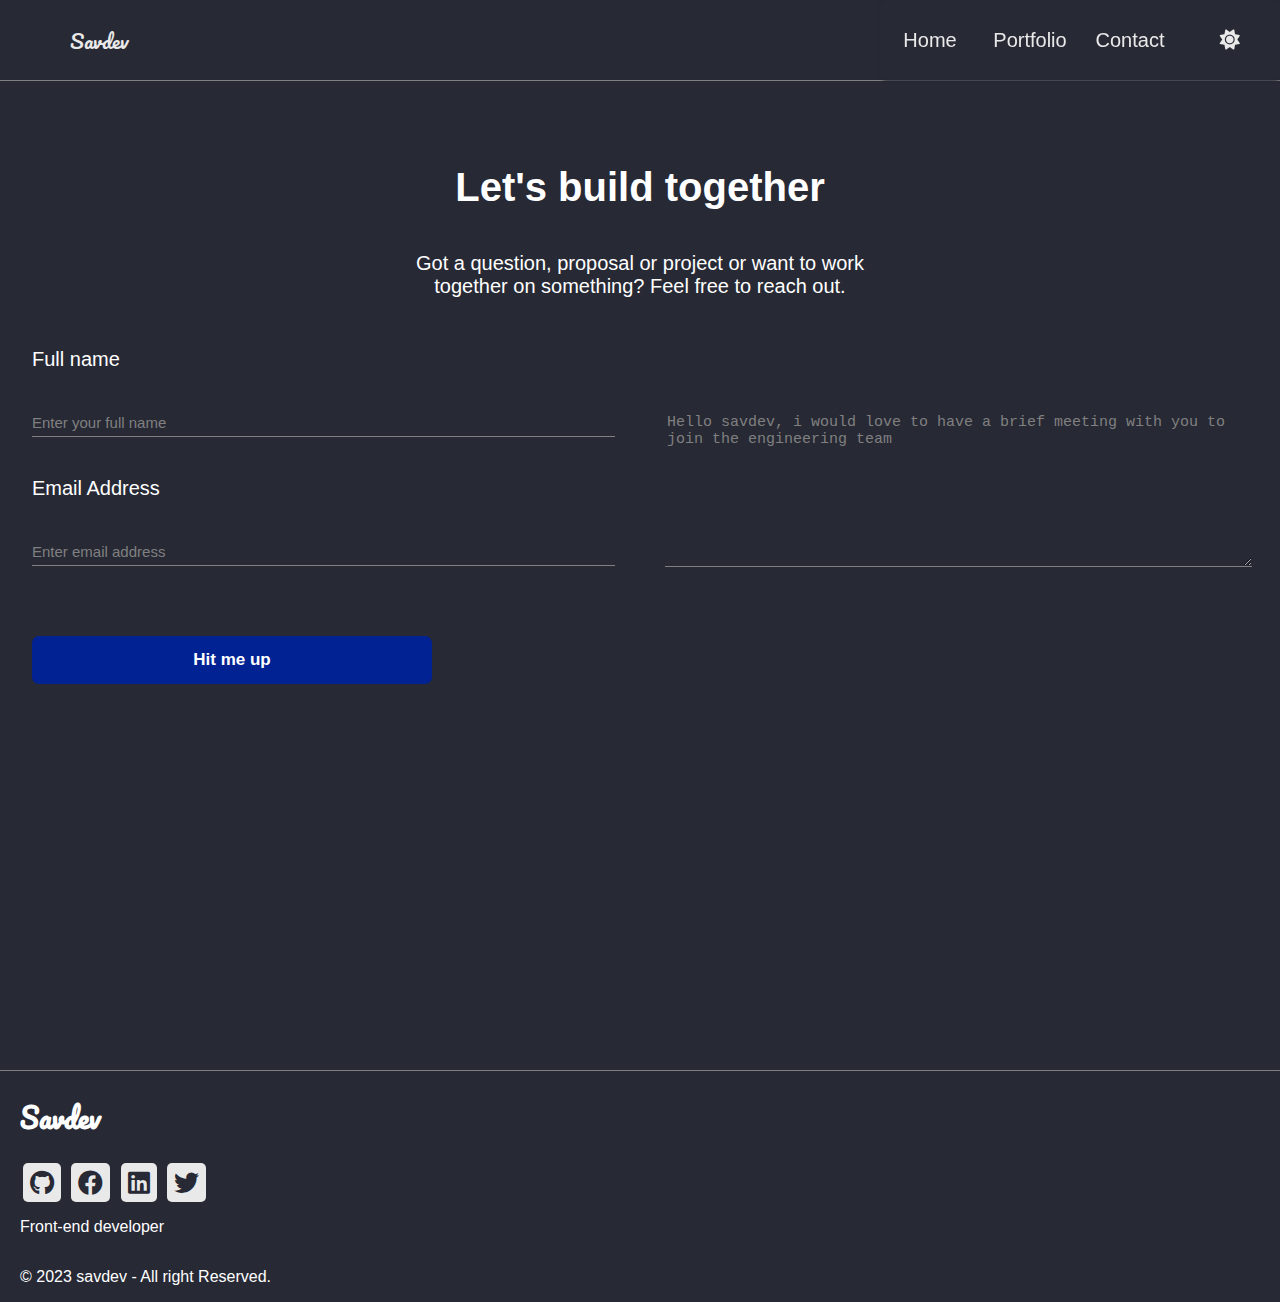
<file: contactpage/index.html>
<!DOCTYPE html>
<html lang="en">
<head>
    <meta charset="UTF-8">
    <meta name="viewport" content="width=device-width, initial-scale=1.0">
    <title>Saviour sam - software Engineer</title>
    <link rel="stylesheet" href="style.css">
    <link rel="stylesheet" href="../css/all.css">
    <link rel="stylesheet" href="../css/brands.css"> 
    <link rel="stylesheet" href="../css/solid.css"> 
    <link rel="stylesheet" href="../css/regular.css"> 
</head>
<body>
    <header class="header">
        <div class="navbar">
            <div  class="logo">Savdev</div>
            <nav class="nav">
                <ul class="list-con">
                    <li class="list-item"><a href="../portfolio folder/index.html" class="link">Home</a></li>
                    <li class="list-item"><a href="../mywork/work.html" class="link">Portfolio</a></li>
                    <li class="list-item"><a href="../contactpage/index.html" class="link">Contact</a></li>
                    <li class="list-item"><i onclick="change(this)" class="fa-solid fa-sun"></i></li>   
                </ul>
            </nav>
            <div class="burger">
                <div class="line1"></div>
                <div class="line2"></div>
                <div class="line3"></div>
            </div>
        </div>
        
        <div class="contact-con">
            <h1>Let's build together</h1>
            <p class="text-qst">Got a question, proposal or project or want to work together on something? Feel free to reach out.</p>
             
            <form action="https://formspree.io/f/mleylnvw" method="post" class="contact-form">
                <div class="contact-form-li"> 
                    <div class="namelist-emaillist"> 
                <label for="name">Full name</label>
                <br>
                <input type="text" name="name" placeholder="Enter your full name" required>
                <br>
                <label for="email">Email Address</label>
                <br>
                <input type="email" name="email" placeholder="Enter email address" required>
              </div>
              <div class="comentlist"> 
                <textarea name="" id="" cols="30" rows="10" placeholder="Hello savdev, i would love to have a brief meeting with you to join the engineering team" required></textarea>
            </div>
            </div>
            <button type="submit">Hit me up</button>
            </form>
        </div>
                 
     </header>
     <footer>
        <div class="footer-container">
           <div class="footer-logo">
            <h2>Savdev</h2>
            <a href="https://github.com/Samuelsaviour"><i class="fa-brands fa-github"></i></a> 
            <a href=""><i class="fa-brands fa-facebook"></i></a> 
            <a href=""><i class="fa-brands fa-linkedin"></i></a> 
            <a href=""><i class="fa-brands fa-twitter"></i></a> 
            <p class="profile">Front-end developer</p>
           </div> 
        
           <p>© 2023 savdev - All right Reserved. 
        </p>
        </div>
 
</footer>
<script src="../js.js"></script>
</body>
</html>
</file>
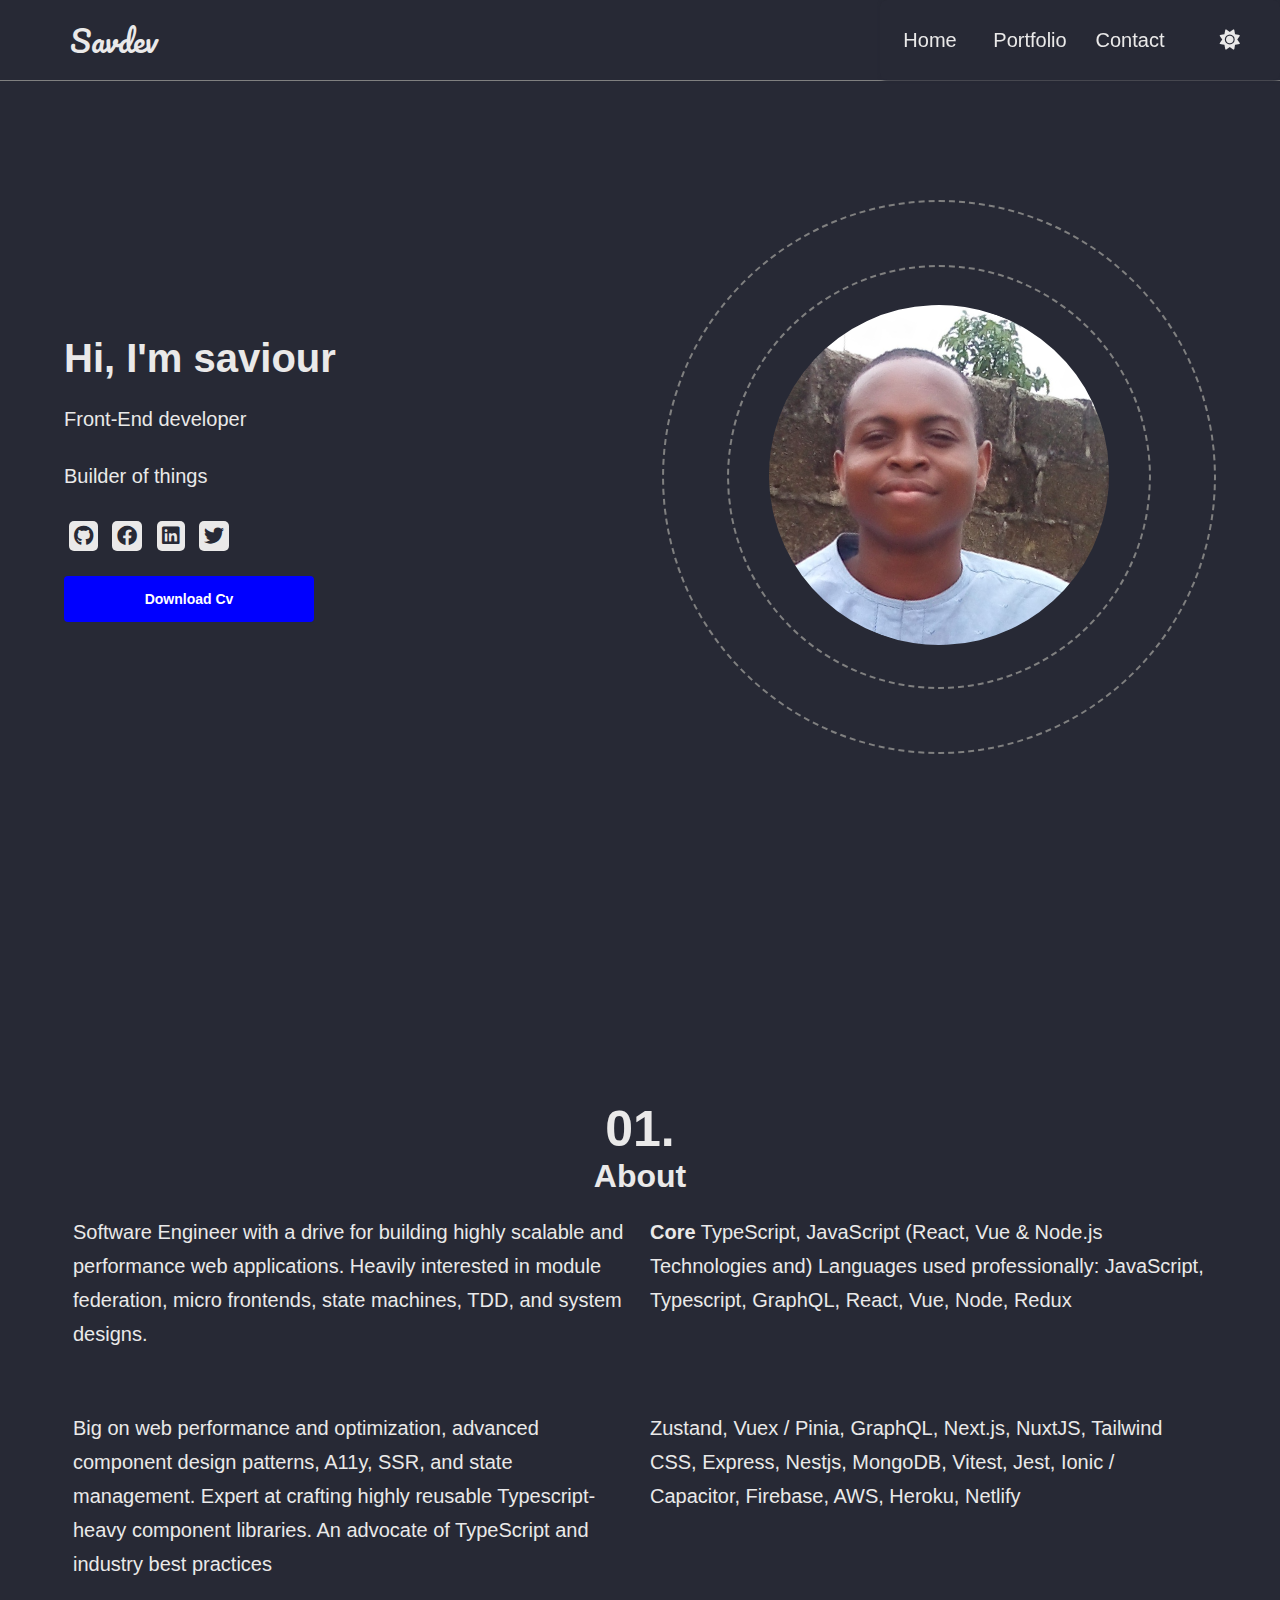
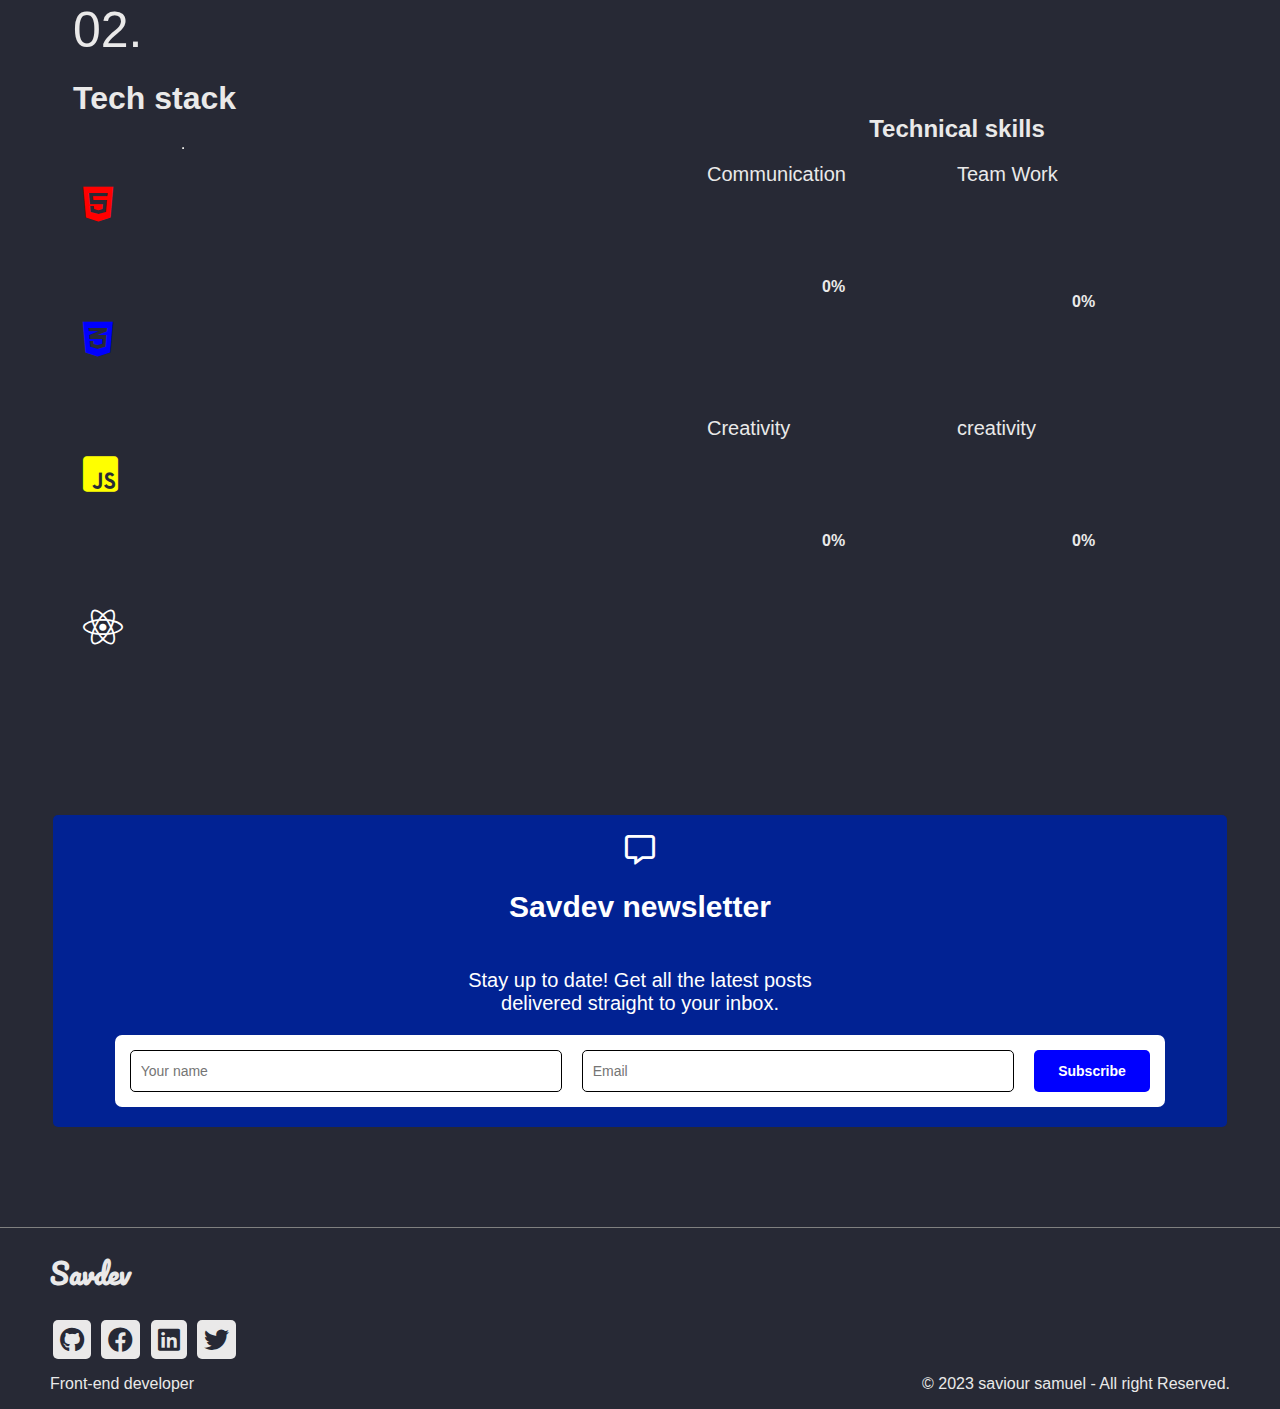
<file: portfolio folder/index.html>
<!DOCTYPE html>
<html lang="en">
<head>
    <meta charset="UTF-8">
    <meta name="viewport" content="width=device-width, initial-scale=1.0">
    <title>Saviour sam - software Engineer</title>
    <link rel="stylesheet" href="style.css">
    <link rel="stylesheet" href="../css/all.css">
    <link rel="stylesheet" href="../css/brands.css"> 
    <link rel="stylesheet" href="../css/solid.css"> 
    <link rel="stylesheet" href="../css/regular.css"> 
</head>
<body>
     <header class="header">
        <div class="navbar">
            <div  class="logo">Savdev</div>
            <nav class="nav">
                <ul class="list-con">
                    <li class="list-item"><a href="../portfolio folder/index.html" class="link">Home</a></li>
                    <li class="list-item"><a href="../mywork/work.html" class="link">Portfolio</a></li>
                    <li class="list-item"><a href="../contactpage/index.html" class="link">Contact</a></li>
                    <li class="list-item"><i onclick="change(this)" class="fa-solid fa-sun"></i></li>
                    
                    
                </ul>
            </nav>
            <div class="burger">
                <div class="line1"></div>
                <div class="line2"></div>
                <div class="line3"></div>
            </div>
        </div>
        <div class="image-statue-con">
            <div class="linediv">
                <div class="circle1">
                    <div class="circle2">
                        <img src="../image/mypic.jpg" alt="ujj" class="thumdnail">
                    </div>
                </div>
            </div>
            <div class="intro-text">
                <h1>Hi, I'm saviour</h1>
                <h3>Front-End developer</h3>
                <h5>Builder of things</h5>
                <span> 
                <a href="https://github.com/Samuelsaviour"><i class="fa-brands fa-github"></i></a> 
                <a href="https://web.facebook.com/profile.php?id=100091128234408"><i class="fa-brands fa-facebook"></i></a> 
                <a href=""><i class="fa-brands fa-linkedin"></i></a> 
                <a href="https://twitter.com/Saviour26505102"><i class="fa-brands fa-twitter"></i></a> 
            </span>
            <br>
                 <button type="button">download cv</button>
            </div>

        </div>
     </header>
     <main>
    <div class="About" id="About">
        <h1 class="number1">01.</h1>
        <h1 class="About-te">About</h1>
        <div class="intro-m"> 
        <p>
            Software Engineer with a drive 
            for building highly scalable and performance web applications. Heavily interested 
            in module federation, micro frontends, state machines, TDD, and system designs.
        </p>
        <p>
           <b>Core</b> TypeScript, JavaScript (React, Vue & Node.js Technologies and)
             Languages used professionally: JavaScript, Typescript, GraphQL, React, Vue, Node, Redux
            </p>
            <p>
                Big on web performance and optimization, advanced component design patterns, A11y, SSR, and state management. Expert at crafting highly reusable 
                Typescript-heavy component libraries. An advocate of TypeScript and industry best practices
            </p>
            <p>
            Zustand, Vuex / Pinia, GraphQL, Next.js, NuxtJS, Tailwind CSS, Express, Nestjs,
             MongoDB, Vitest, Jest, Ionic / Capacitor, Firebase, AWS, Heroku, Netlify
            </p>
         </div>
    </div>
    <div class="skills-con"> 
    <div class="Techstack">
     <span class="number2">02.</span>
     <h1 class="tec">Tech stack</h1>
     <div class="tech">
        <hr>
        <div class="skill-1">
            <i style="color: red;" class="fa-brands fa-html5"></i>
            <br>
            <div class="numb-per">
            <span>HTML</span>
            </div>
            <div class="percent">
                <div class="bar one"></div>
            </div>

        </div > 
        <div class="skill-1">
            <i style="color: blue;" class="fa-brands fa-css3-alt"></i>
            <br>
            <div class="numb-per">
            <span>CSS</span>
            </div>
            <div class="percent">
                <div class="bar two"></div>

            </div>
        </div> 
        <div class="skill-1">
            <i style="color: yellow;"  class="fa-brands fa-square-js"></i>
            <br>
            <div class="numb-per">
            <span>JavaScript</span>
            </div>
            <br>
            <div class="percent">
                <div class="bar three"></div>
            </div>
        </div>
        <div class="skill-1">
            <i style="color: #fff;" class="fa-brands fa-react"></i>
            <br>
            <div class="numb-per">
                 <span>REACT</span>
             </div>
           
            <div class="percent">
                <div class="bar four"></div>
            </div>
         </div>  
    </div>
    </div>

    <div class="round-con">
        <h2>Technical skills</h2>
        <div class="svg-parent-container"> 
        <div class="svg-round-con">
             <div class="svg-round">
                <svg x="0px" y="0px" viewBox="0 0 200 200">
                    <circle class="tt1" cx="100" cy="100" r="50"></circle>
                    <circle class="tt2 stroke-wrap-1" cx="100" cy="100"  r="50"></circle>
                </svg>
                <div class="percentage first">0%</div>
                <div class="text-percentage">Communication</div>
             </div>
        </div>
        <div class="svg-round-con">
            <div class="svg-round">
               <svg x="0px" y="0px" viewBox="0 0 200 200">
                   <circle class="tt1"  cx="100" cy="100" r="50"></circle>
                   <circle class="tt2 stroke-wrap-2"  cx="100" cy="100"  r="50"></circle>
               </svg>
               <div class="percentage second">0%</div>
               <div class="text-percentage">Team Work</div>
            </div>
       </div> <div class="svg-round-con">
        <div class="svg-round">
           <svg x="0px" y="0px" viewBox="0 0 200 200">
               <circle class="tt1"  cx="100" cy="100" r="50"></circle>
               <circle class="tt2 stroke-wrap-3" cx="100" cy="100"  r="50"></circle>
           </svg>
           <div class="percentage third">0%</div>
           <div class="text-percentage">Creativity</div>
        </div>
   </div>
    <div class="svg-round-con">
    <div class="svg-round">
       <svg   x="50px" y="50px" viewBox="0 0 200 200">
           <circle class="tt1" cx="100" cy="100" r="50"></circle>
           <circle  class="tt2 stroke-wrap-4" cx="100" cy="100"  r="50"></circle>
       </svg>
       <div class="percentage fourth">0%</div>
       <div class="text-percentage">creativity</div>
    </div>
</div>
 
    </div> 
    </div>
   </div>

   <!-- News letter -->
   <div class="newsletter-con">
    <div class="newsletter-wrapper">
        <i class="fa-regular fa-message"></i>
        <h2>Savdev newsletter</h3>
        <p>Stay up to date! Get all the latest posts delivered straight to your inbox.</p>
        <form class="form" action="">
            <input class="input-text" type="text" placeholder="Your name">
            <input type="email" name="Email" id="email" placeholder="Email">
            <input class="btn" type="button" value="subscribe">
        </form>
    </div>
   </div>
     </main>
     <footer>
        <div class="footer-container">
           <div class="footer-logo">
            <h2>Savdev</h2>
            <a href="https://github.com/Samuelsaviour"><i class="fa-brands fa-github"></i></a> 
            <a href="https://web.facebook.com/profile.php?id=100091128234408"><i class="fa-brands fa-facebook"></i></a> 
            <a href=""><i class="fa-brands fa-linkedin"></i></a> 
            <a href="https://twitter.com/Saviour26505102"><i class="fa-brands fa-twitter"></i></a> 
            <p class="profile">Front-end developer</p>
           </div> 
        
           <p>© 2023 saviour samuel - All right Reserved. 
        </p>
        </div>
     </footer>
    <script src="../js.js"></script>
    </body>
</html>
</file>
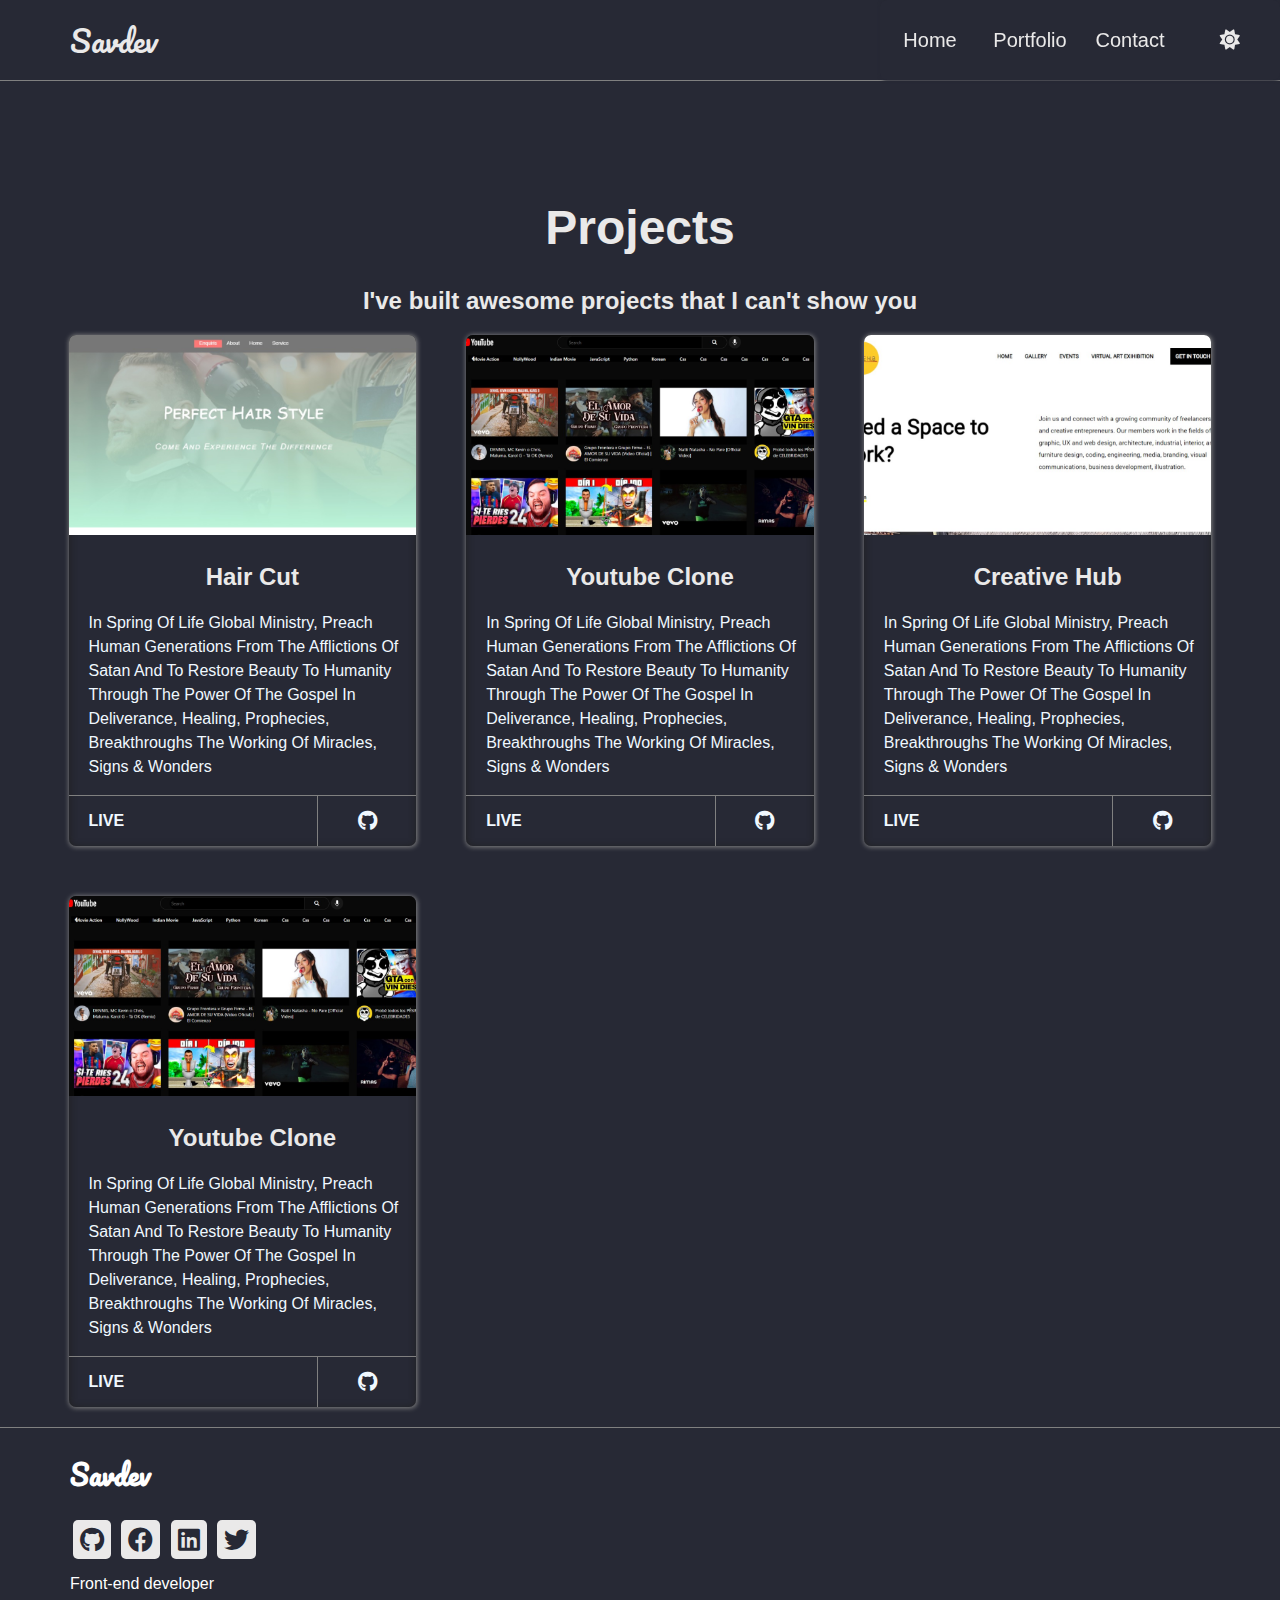
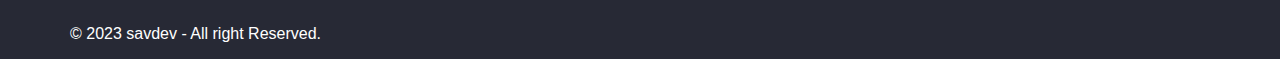
<file: mywork/work.html>
<!DOCTYPE html>
<html lang="en">
<head>
    <meta charset="UTF-8">
    <meta name="viewport" content="width=device-width, initial-scale=1.0">
    <title>Work-spaace</title>
    <link rel="stylesheet" href="work.css">
    <link rel="stylesheet" href="../css/all.css">
    <link rel="stylesheet" href="../css/brands.css"> 
    <link rel="stylesheet" href="../css/solid.css"> 
    <link rel="stylesheet" href="../css/regular.css"> 
</head>
<body>
    <header class="header">
        <div class="navbar">
            <div  class="logo">Savdev</div>
            <nav class="nav">
                <ul class="list-con">
                    <li class="list-item"><a href="../portfolio folder/index.html" class="link">Home</a></li>
                    <li class="list-item"><a href="../mywork/work.html" class="link">Portfolio</a></li>
                    <li class="list-item"><a href="../contactpage/index.html" class="link">Contact</a></li>
                    <li class="list-item"><i onclick="change(this)" class="fa-solid fa-sun"></i></li>
                    
                    
                </ul>
            </nav>
            <div class="burger">
                <div class="line1"></div>
                <div class="line2"></div>
                <div class="line3"></div>
            </div>
        </div>
        
        <!-- <div class="contact-con">
           <h1>Let's build together</h1>
            <p class="text-qst">Got a question, proposal or project or want to work together on something? Feel free to reach out.</p>
             
            <form action="" class="contact-form">
                <div class="contact-form-li"> 
                    <div class="namelist-emaillist"> 
                <label for="name">Full name</label>
                <br>
                <input type="text" name="name" placeholder="Enter your full name">
                <br>
                <label for="email">Email Address</label>
                <br>
                <input type="email" name="email" placeholder="Enter email address">
              </div>
              <div class="comentlist"> 
                <textarea name="" id="" cols="30" rows="10" placeholder="Hello savdev, i would love to have a brief meeting with you to join the engineering team"></textarea>
            </div>
            </div>
            <button type="submit">Hit me up</button>
            </form>
        </div>  -->
                
     </header>

     <!-- project -->
     <div class="projects">
        <div class="project-con">
            <h1>Projects</h1>
            <h3>I've built awesome projects that I can't show you</h3>
            <div class="project-list">
                <div class="project pr1">
                    <img src="../image/hair.jpg" alt="">
                    <div class="project-name">
                        <h3>Hair cut</h3>
                       <p>In Spring of life Global Ministry, Preach Human Generations from the afflictions of Satan and to Restore Beauty to Humanity through the power of the Gospel in Deliverance, Healing, Prophecies, Breakthroughs the Working of Miracles, Signs & Wonders </p>
                    </div>
                     <div class="live-demo">
                        <a href="https://samuelsaviour.github.io/luck.github.io/hair.html">LIVE</a>
                        <a href="https://github.com/Samuelsaviour/barbing"><i class="fa-brands fa-github"></i></a> 
                     </div>
                </div>
                <div class="project pr1">
                    <img src="../image/youtibe.jpeg" alt="jjj">
                    
                    <div class="project-name">
                        <h3>youtube clone</h3>
                       <p>In Spring of life Global Ministry, Preach Human Generations from the afflictions of Satan and to Restore Beauty to Humanity through the power of the Gospel in Deliverance, Healing, Prophecies, Breakthroughs the Working of Miracles, Signs & Wonders </p>
                    </div>
                     <div class="live-demo">
                        <a href="https://samuelsaviour.github.io/youtube-clone-savdev/">LIVE</a>
                        <a href="https://github.com/Samuelsaviour/youtube-clone-savdev"> <i class="fa-brands fa-github"></i></a>
                     </div>
                </div>
                <div class="project pr1">
                    <img src="../image/creativhub.jpeg" alt="">
                    <div class="project-name">
                        <h3>Creative Hub</h3>
                       <p>In Spring of life Global Ministry, Preach Human Generations from the afflictions of Satan and to Restore Beauty to Humanity through the power of the Gospel in Deliverance, Healing, Prophecies, Breakthroughs the Working of Miracles, Signs & Wonders </p>
                    </div>
                     <div class="live-demo">
                        <a href="https://samuelsaviour.github.io/webpage/creative%20hub/creativehub.html">LIVE</a>
                        <a href="https://github.com/Samuelsaviour/webpage"><i class="fa-brands fa-github"></i></a> 
                     </div>
                </div>
                <div class="project pr1">
                    <img src="../image/youtibe.jpeg" alt="">
                    <div class="project-name">
                        <h3>youtube clone</h3>
                       <p>In Spring of life Global Ministry, Preach Human Generations from the afflictions of Satan and to Restore Beauty to Humanity through the power of the Gospel in Deliverance, Healing, Prophecies, Breakthroughs the Working of Miracles, Signs & Wonders </p>
                    </div>
                     <div class="live-demo">
                        <a href="/image/youtibe.jpeg">LIVE</a>
                        <a href="https://github.com/Samuelsaviour/barbing"><i class="fa-brands fa-github"></i></a> 
                     </div>
                </div>
            </div>
        </div>
     </div>

     <!-- footer -->
     <footer>
        <div class="footer-container">
           <div class="footer-logo">
            <h2>Savdev</h2>
            <a href="https://github.com/Samuelsaviour"><i class="fa-brands fa-github"></i></a> 
            <a href="https://web.facebook.com/profile.php?id=100091128234408"><i class="fa-brands fa-facebook"></i></a> 
            <a href=""><i class="fa-brands fa-linkedin"></i></a> 
            <a href="https://twitter.com/Saviour26505102"><i class="fa-brands fa-twitter"></i></a> 
            <p class="profile">Front-end developer</p>
           </div> 
        
           <p>© 2023 savdev  - All right Reserved. 
        </p>
        </div>
     </footer>
    <script src="../js.js"></script>

</body>
</html>
</file>
<file: contactpage/style.css>
@import url('https://fonts.googleapis.com/css2?family=Pacifico&display=swap');



:root{
    ---bg-color--:#272935;
    ---white--:#eae9e9;
    --grey--:grey;
    --c-primary-main: #0057FF;
    --c-primary-dark: #012293;
    ---svg--black--:black;
    --icon-font-:20px;
    ---svg--white--:#fff;
  --gradient-primary: linear-gradient(to bottom right, var(--c-primary-main), var(--c-primary-dark));
}
 html{
    scroll-behavior: smooth;
 }
body{
    background-color: var(---bg-color--);
    padding: 0;
    margin: 0;
    box-sizing: border-box;
    transition: 0.3s ease;
    font-family:'Segoe UI',  sans-serif
}
*::before,::after{
    box-sizing: border-box;
}

.header{
    min-height: 100vh;
    width: 100%;
}

.header .navbar {
    display: flex;
    align-items: center;
    width: 100%;
    height: 80px;
    position: fixed;
    top: 0;
    z-index: 3;
    background-color: var(---bg-color--);
    border-bottom: 1px solid var(--grey--);
    /* padding: 0 7px 0 7px; */
}
.header .navbar .logo{
width:50px;
font-family: 'Pacifico', cursive;
margin-left:70px ;
font-weight: thin;
font-size: 20px;
color: var(---white--);
}
.header .navbar .nav{
    display:none;
    position: fixed;
    right: 0px;
    top: 80px;
    z-index: 2;
    /* opacity: 0; */
    width: 250px;
    border-radius: 7px;
    background-color: var(---bg-color--);
    box-shadow: 0.5px 0.5px 3px var(--grey--);
}
 
.header .navbar .nav .list-con{
    display: flex;
    flex-direction: column;
    justify-content: ;
    align-items: ;
    width: 100%;
    margin: 0;
    padding: 0;
}
.header .navbar .nav .list-con .list-item{
    list-style: none;
    width: 100%;
    display: flex;
    align-items: stretch;
    justify-content: center;  
}
.header .navbar .nav .list-con .list-item .link{
    color:var(---white--);
    font-weight: 500;
    font-size: 20px;
    text-decoration: none;
    display: flex;
    align-items: stretch;
    width: 100%;
    margin: 0;
    justify-content: center;
    padding: 10px 0;
}
.header .navbar .nav .list-con .list-item .link:hover{
  color: grey;
  transition: 0.5s ease;
}
.times .line1{
    transform: rotate(45deg) translateX(4px) translateY(5px);
    transition: 0.3s ease-in;
}
.times .line2{
    display: none;
}
.times .line3{
    transform: rotate(-45deg)  ;
    transition: 0.3s ease-in;
} 

.header .navbar .nav .list-con .list-item i{
    font-size: var(--icon-font-);
    align-items: center;
    color: var(---white--);
    display: flex;
    justify-content: center;
    width: 100%;
    cursor: pointer;
}
.header .navbar .nav .list-con .list-item i:hover{
    color: blue;
    transition: 0.3s ease;
}
.header .navbar .burger{
    /* width: 70px;
    height:50px; */
    margin-left:auto;
    margin-right: 20px;
    position:relative;
    cursor: pointer;
    padding: 3px;
    /* background-color: black; */
}
.header .navbar .burger >*{
    width:27px;
    height:2px;
    margin:5px 0;
    border-radius: 3px;
    background-color: var(---white--);
}
.navbar .nav.sh{
    animation: slide 0.4s forwards;
    display: flex;
}
@keyframes slide{
    0%{
        opacity: 0;
        transform: translateY(40px);
    }
    100%{
        opacity: 1;
        transform: translateY(0);
    }
}

 
 /* contact page */
.contact-con{
  margin-top: 150px;
  width: 100%;
}
.contact-con h1{
    text-align: center;
    font-size: 40px;
    padding: 15px;
    color: var(---svg--white--);
}
.contact-con p{
    text-align: center;
    color: var(---svg--white--);
    font-size: 20px;
    max-width: 450px;
    margin: 0 auto;
    padding: 0 15px;
}
.contact-con .contact-form{
    width: 95%;
    margin:  50px auto 0 auto;
    max-width: ;
    text-align: ;
}
 .contact-con  .contact-form  .contact-form-li{
    display: grid;
    grid-template-columns: 1fr;
    gap: 50px;
 }
.contact-con .contact-form input{
    width: 100%;
    outline: none;
    border-top:0;
    border-left: 0;    
    border-right: 0;
    border-bottom: 1px solid var(--grey--);
    background-color: transparent;
    margin: 40px 0;
    padding: 5px 0;
    color: var(---svg--white--);

}
.contact-con .contact-form label{
    font-size: 20px;
    color: var(---svg--white--);
    font-weight: 500;
    font-weight: 500;
     
}
.contact-con .contact-form button{
    width: 100%;
    font-size: 17px;
    margin: 30px 0;
    padding: 14px 5px;
    max-width: 400px;
    border: none;
    font-weight: 600;
    outline: none;
    border-radius: 7px;
    background-color: var(--c-primary-dark);
    color: var(---svg--white--);
} 
.contact-con .contact-form textarea{
 width: 100%;
 border-left: none;
 border-top: 0;
 border-right: 0;
 outline: none;
 margin-top: 30px;
 border-bottom: 1px solid var(--grey--);
 color:  var(---white--);
 background: transparent;
}
.contact-con .contact-form textarea::placeholder{
    color: var(--grey--);
    font-size: 15px;

}


.contact-con .contact-form input::placeholder{
    font-size: 15px;
    font-weight: 500;
    color:var(--grey--);

}


/* Footer */
footer{
    width: 100%;
    margin-top: 20px;
    border-top: 1px solid grey;
}
.footer-container{
    display: flex;
    flex-direction: column;
    padding: 0 20px;
    color: white;
}
.footer-container i{
    font-size: 25px;
    cursor: pointer;
    background-color: var(---white--);
    color: var(---bg-color--);
    padding: 7px;
    border-radius: 5px;
    margin: 0 3px;
}
.footer-container .footer-logo h2{
    font-family: 'Pacifico', cursive;
    font-size: 1.7rem;
}
.footer-container i:hover{
   background-color: var(---bg-color--);
   color: var(--c-primary-main);
}
/* media query */
@media screen and (min-width:600px){
    .header .navbar .nav{
        display:flex;
        position: fixed;
        right:0 ;
        top: 0px;
        z-index: 2;
        width:400px;
        height: inherit;
        background-color: var(---bg-color--);
        box-shadow: 0.5px 0.5px 3px var(---bg-color--);
    }
    .header .navbar .nav .list-con{
        flex-direction: row ;
        height: inherit;
    }
    .header .navbar .nav .list-con .list-item{
    list-style: none;
    width: 100%;
    display: flex;
    align-items: stretch;
    justify-content: center;
    text-align: center;
    height: inherit;
}
    .header .navbar .nav .list-con .list-item .link{
         
         text-align: center;
         display: flex;
         align-items: center;
         /* border: 0.5px solid var(--grey--); */
    }
    .header .navbar .burger{
        display: none;
    }
    .contact-con  .contact-form  .contact-form-li{
        display: grid;
        grid-template-columns: 1fr 1fr;
         gap:50px;
         align-items: center;
        width: 100%;
     }
 .contact-con  .contact-form  .contact-form-li > *{
     }
     .contact-con  .contact-form  .contact-form-li > *:nth-child(1){
        width: 100%;
    }
    .contact-con  .contact-form  .contact-form-li > *:nth-child(2){
    columns:  1;
     width:100% ;
     }
     
}
</file>
<file: portfolio folder/style.css>
@import url('https://fonts.googleapis.com/css2?family=Cedarville+Cursive&display=swap');
@import url('https://fonts.googleapis.com/css2?family=Pacifico&display=swap');
:root{
    ---bg-color--:#272935;
    ---white--:#eae9e9;
    --grey--:grey;
    --c-primary-main: #0057FF;
    --c-primary-dark: #012293;
    ---svg--black--:black;
    ---svg--white--:#fff;
    --icon-font--:20px;
  --gradient-primary: linear-gradient(to bottom right, var(--c-primary-main), var(--c-primary-dark));
}
 
 html{
    scroll-behavior: smooth;
 }
body{
    background-color: var(---bg-color--);
    padding: 0;
    margin: 0;
    box-sizing: border-box;
    transition: 0.3s ease;
    font-family:'Segoe UI',  sans-serif;
}
*::before,::after{
    box-sizing: border-box;
}
.light{
    ---bg-color--:#eae9e9; 
    ---white--:#000;
    ---svg--black--:#fff;
    ---svg--white--:black;
    transition: 0.3s ease;
}

.header{
    min-height: 100vh;
    width: 100%;
}

.header .navbar {
    display: flex;
    align-items: center;
    width: 100%;
    height: 80px;
    position: fixed;
    top: 0;
    z-index: 3;
    background-color: var(---bg-color--);
    border-bottom: 1px solid var(--grey--);
    /* padding: 0 7px 0 7px; */
}
.header .navbar .logo{
width:20px;
/* font-family: 'Pacifico', cursive; */
font-family: 'pacifico', cursive;
margin-left:70px ;
font-weight: thin;
font-size: 30px;
color: var(---white--);
}

.header .navbar .nav{
    display:none;
    position: fixed;
    right: 0px;
    top: 80px;
    z-index: 2;
    /* opacity: 0; */
    width: 250px;
    border-radius: 7px;
    background-color: var(---bg-color--);
    box-shadow: 0.5px 0.5px 3px var(--grey--);
}
 
.header .navbar .nav .list-con{
    display: flex;
    flex-direction: column;
    width: 100%;
    margin: 0;
    padding: 0;
}
.header .navbar .nav .list-con .list-item{
    list-style: none;
    width: 100%;
    display: flex;
    align-items: stretch;
    justify-content: center;  
}
.header .navbar .nav .list-con .list-item .link{
    color:var(---white--);
    font-weight: 500;
    font-size: 20px;
    text-decoration: none;
    display: flex;
    align-items: stretch;
    width: 100%;
    margin: 0;
    justify-content: center;
    padding: 10px 0;
}
.header .navbar .nav .list-con .list-item .link:hover{
  color: grey;
  transition: 0.5s ease;
}
.times .line1{
    transform: rotate(45deg) translateX(4px) translateY(5px);
    transition: 0.3s ease-in;
}
.times .line2{
    display: none;
}
.times .line3{
    transform: rotate(-45deg)  ;
    transition: 0.3s ease-in;
} 

.header .navbar .nav .list-con .list-item i{
    font-size: var(--icon-font--);
    align-items: center;
    color: var(---white--);
    display: flex;
    justify-content: center;
    width: 100%;
    cursor: pointer;
}
.header .navbar .nav .list-con .list-item i:hover{
    color: blue;
    transition: 0.3s ease;
}
.header .navbar .burger{
    /* width: 70px;
    height:50px; */
    margin-left:auto;
    margin-right: 20px;
    position:relative;
    cursor: pointer;
    padding: 3px;
    /* background-color: black; */
}
.header .navbar .burger >*{
    width:27px;
    height:2px;
    margin:5px 0;
    border-radius: 3px;
    background-color: var(---white--);
}


/* image statue section */
.header .image-statue-con{
    display: flex;
    flex-direction: column;
    align-items: center;
    justify-content: center;
    width: 90%;
    margin: 200px auto 0 auto;
    /* border: 3px solid red; */
}
.header .image-statue-con .linediv{
    width: 300px;
    height: 300px;
    border: 2px dashed var(--grey--);
    /* margin: 0 auto 0 auto; */
    display: flex;
    transform: rotate(0);
    justify-content: center;
    align-items: center;
    border-radius: 50%;
}
 
.header .image-statue-con .linediv .circle1{
    width: 200px;
    height: 200px;
    border: 2px dashed var(--grey--);
    margin: 0 auto 0 auto;
    padding: 10px;
    position:relative;
    display: flex;
    justify-content: center;
    align-items: center;
     border-radius: 50%;
     
     
}
 
.header .image-statue-con .linediv .circle1 .thumdnail{
    width: 150px;
    height: 150px;
    transform: rotate(20deg);
     border-radius: 50%;
     object-fit: cover;
}
.header .image-statue-con .intro-text{
    /* margin:0 auto; */
    width: max-content;
    text-align: center;
    color: var(---white--);
}
.header .image-statue-con .intro-text h1{
    color: var(---white--);
    font-size: 40px;
    font-weight: 600;
    line-height: 48px;
}
.header.image-statue-con .intro-text p,
.header .image-statue-con .intro-text h3,
    .header .intro-text h5{
    font-size: 20px;
    font-weight: 500;
}
.header .image-statue-con  .intro-text span a i{
 font-size: 20px;
 background-color: var(---white--);
 color: var(---bg-color--);
 padding: 5px;
 margin: 0 5px;
 border-radius: 5px;
 transition: 0.3s;
}
.header .image-statue-con  .intro-text span a i:hover{
    background-color: var(---bg-color--);
    color: var(---white--);
    transition: 0.3s;
}
.header .image-statue-con  .intro-text button{
    width: 50%;
    padding: 15px 2px;
    text-transform:capitalize ;
    outline: none;
    border: none;
    font-weight: 600;
    border-radius: 4px;
    font-size: 14px;
    color: #fff;
    cursor: pointer;
    background-color: blue;
    margin: 25px 0 25px 0;
}
main{
    padding: 0 10px;
    min-height: 100vh;
}
.number1{
    font-size: 50px;
      text-size-adjust:50px ; 
    font-weight: 600;
    color: var(---white--);
   text-align: center;
    /* font-family: font3; */
    width: 100%;
   
    stroke-width: 1.5px;
     
}
.About h1{
    margin:0px 0px 0px 0px;
    color: var(---white--);
    text-align: center;
}
.About .intro-m{
    display: grid;
    grid-template-columns: 1;
    margin: 0 0px;
    gap: 20px;

}
.About .intro-m p{
    padding:   0px;
    font-size: 15px;
    line-height: 1.7;
    color: var(---white--);
}
.skills-con{
    display: flex;
    width: 90%;
    flex-direction: column;
    justify-content: space-between;
    align-items: center;
    margin: 0 auto;
}
.skills-con .Techstack h1{
    color: var(---white--);
}
.skills-con .Techstack .number2{
   color: var(---white--);
   font-size: 50px;
}
.tech{
  display: grid; 
  /* place-content: center; 
  place-items:center ; */
  grid-template-columns: 1fr ;
  gap: 7px;
  padding-left: 10px;

}
.tech .skill-1{
    margin: 20px 0;
}
.tech .skill-1 span{
    color: var(---white--);
    font-size: 20px;
    animation: opacity 500ms ease forwards;
    animation-delay: 1500ms;
    opacity: 0;
}
@keyframes opacity {
    0%{
        opacity: 0;
    }
    100%{
        opacity: 1;
    }
}
.tech .skill-1 .percent{
  width: 200px;
  height: 5px;
  background-color: var(---white--);
  display: flex;
  border-radius:2px ;
  align-items: center;
  transform: scaleX(0);
  transform-origin: left;
  animation: scale 500ms ease forwards;
  animation-delay: 1000ms;
  
}
@keyframes scale {
    0%{
        transform: scaleX(0);
    }
    100%{
        transform: scaleX(1);
    }
}
.tech .skill-1 .percent .bar{
    width: 200px;
  height: 5px;
  position: relative;
  transform: scaleX(0);
  transform-origin: left;
  background-color: blue;
  
}
.tech .skill-1 .percent .one{
  transform: scaleX();
  
  animation: move 500ms ease forwards;
  animation-delay: 1700ms; 
}
@keyframes move {
    0%{
        transform: scaleX(0);

    } 
    100%{
        transform: scaleX(0.90);
    }
}
.tech .skill-1 .percent .one{
    transform: scaleX();
    
    animation: move 500ms ease forwards;
    animation-delay: 1700ms; 
  }
  @keyframes move {
      0%{
          transform: scaleX(0);
  
      } 
      100%{
          transform: scaleX(0.90);
      }
  }
  .tech .skill-1 .percent .two{
    transform: scaleX();
    
    animation: moved 500ms ease forwards;
    animation-delay: 1700ms; 
  }
  @keyframes moved {
      0%{
          transform: scaleX(0);
  
      } 
      100%{
          transform: scaleX(0.74);
      }
  }
  .tech .skill-1 .percent .three{
    transform: scaleX();
    
    animation: moving 500ms ease forwards;
    animation-delay: 1700ms; 
  }
  @keyframes moving {
      0%{
          transform: scaleX(0);
  
      } 
      100%{
          transform: scaleX(0.84);
      }
  }
  .tech .skill-1 .percent .four{
    transform: scaleX();
    
    animation: movit 500ms ease forwards;
    animation-delay: 1700ms; 
  }
  @keyframes movit {
      0%{
          transform: scaleX(0);
  
      } 
      100%{
          transform: scaleX(0.64);
      }
  }
.tech .skill-1 .percent .bar::before{
    content: '';
    position: absolute;
    right: 0;
    /* width: 10px;
    height: 10px; */
    top: -20px;
    font-size: 13px;
    font-weight: 500;
    padding: 0 5px;
    background-color: black;
    color: #fff;
    opacity: 0;
    font-weight: bold;
    animation: sca 500ms ease forwards;
    animation-delay: 1400ms;
}
.tech .skill-1 .percent .one::before{
    content: '97';
}
.tech .skill-1 .percent .two::before{
    content: '84';
}
.tech .skill-1 .percent .three::before{
    content: '80';
}
.tech .skill-1 .percent .four::before{
    content: '78';
} 
@keyframes sca{
 
100%{
    opacity:1 ;
}
}
.tech .skill-1 i{
    font-size: 40px;
}
.tech h1{
    color: var(---white--);
}
.tech .numb-per{
    display: flex;
    align-items: center;
    max-width: 200px;
    margin: 10px 0;
    justify-content: space-between;
}
.tech .numb-per h2{
    font-size: 20px;
    font-weight: 500;
    color: var(---white--);
}
.round-con{
    margin-top: 50px;
}
.round-con h2{
  color: var(---white--);
  text-align: center;
}
.svg-parent-container{
   width:100%;
   display: grid;
   place-content: center;
   place-items: center;
   position: relative;
   grid-template-columns: 1fr;
}
 
 .round-con .svg-parent-container .svg-round-con{
   width:250px ;
}
.svg-parent-container .svg-round-con .svg-round{
    position: relative;
    
}
.svg-parent-container .svg-round-con .svg-round  .percentage{
    color: var(---white--);
    position: absolute;
    top: 115px;
    left: 115px;
    font-weight: 600;
    animation-delay: 3s;
    animation: see 5000ms forwards;
}
@keyframes see {
    0%{
        opacity: 0;
    }
    50%{
        opacity: 0;
        
    }
    70%{
        opacity: 0;
    }
    100%{
        opacity: 1;
    }
}
.svg-parent-container .svg-round-con .svg-round   .second{
    color: var(---white--);
    position: absolute;
    top: 130px;
    right: 115px;
}
.svg-parent-container .svg-round-con .svg-round   .third{
    color: var(---white--);
    position: absolute;
    bottom: 130px;
    left: 115px;
}
.svg-parent-container .svg-round-con .svg-round  .fourth{
    color: var(---white--);
    position: absolute;
    bottom: 130px;
    right: 115px;
}
.text-percentage{
    position: absolute;
    top: 0;
    color: var(---white--);
    font-size: 20px;
}
.tt1{
    stroke-width: 20;
    stroke: var(---svg--black--);
    fill: transparent;
    stroke-dasharray: 315;
    stroke-dashoffset: 315;
    stroke-linecap: round;
    animation: leave 1500ms ease forwards;
    animation-delay: 1500ms;
}
@keyframes  leave {
    100%{
    stroke-dashoffset: 1;
       
    }
}
 
.tt2{
    stroke-width: 20;
    stroke: var(---svg--white--);
    fill: transparent;
    stroke-linecap: round;
    stroke-dasharray: 315;
    stroke-dashoffset: 315;
    /* animation: leve 1500ms ease forwards;
    animation-delay: 3500ms; */
}
 
.stroke-wrap-1{
    stroke-dasharray: 315;
    stroke-dashoffset: 315; 
    animation: leve 2000ms ease forwards;
    animation-delay: 3500ms;
} 
 
@keyframes  leve {
    100%{
    stroke-dashoffset: 40;
       
    }
}
.stroke-wrap-2{
    stroke-dasharray: 315;
    stroke-dashoffset: 315; 
    animation: level2 2000ms ease forwards;
    animation-delay: 3500ms;
} 
 
@keyframes  level2 {
    100%{
    stroke-dashoffset: 70;
       
    }
}.stroke-wrap-3{
    stroke-dasharray: 315;
    stroke-dashoffset: 315; 
    animation: level3 2500 ease forwards;
    animation-delay: 3500ms;
} 
 
@keyframes  level3{
    100%{
    stroke-dashoffset: 90;
       
    }
}
.stroke-wrap-4{
    stroke-dasharray: 315;
    stroke-dashoffset: 315; 
    animation: level4 2000ms ease forwards;
    animation-delay: 3500ms;
} 
 
@keyframes  level4{
    100%{
    stroke-dashoffset: 60;
       
    }
}





/* NEWSLETTER */

.newsletter-con{
    width: 100%;
    margin: 100px auto 100px 0px;
}
.newsletter-con .newsletter-wrapper{
    background:var(--c-primary-dark);
    display: flex;
    width: 90%;
    border-radius: 5px;
    padding:20px 20px;
    flex-direction: column;
    justify-content: center;
    align-items: center;
    margin: 0 auto;
    text-align: center;
    font-size: 20px;
    color: #ffff;

}
.newsletter-con .newsletter-wrapper p{
  max-width: 400px;
}
.newsletter-con .newsletter-wrapper .form{
    background-color: #fff;
    display: flex;
    width: 90%;
    flex-direction: column;
    gap: 20px;
    margin: 0 auto;
    padding: 15px;
    border-radius: 7px;
}
.newsletter-con .newsletter-wrapper .form input{
    padding: 12px 10px;
    font-size: 14px;
    font-weight: 500;
    outline: none;
    box-sizing: border-box;
    border-radius: 5px;
    width: 100%;
    border: 1px solid black;

}
.newsletter-con .newsletter-wrapper .form input::placeholder{
    font-size: 14px;
    font-weight: 500;
}
.newsletter-con .newsletter-wrapper .form .btn{
    background-color: blue;
    color: #fff;
    font-weight: 600;
    border: none;
    text-transform: capitalize;
}

.newsletter-con .newsletter-wrapper .fa-message{
    font-size: 30px;
}



/* Footer */
footer{
    width: 100%;
    margin-top: 20px;
    border-top: 1px solid grey;
}
.footer-container{
    display: flex;
    flex-direction: column;
    padding: 0 50px;

    color: var(---white--);
}
.footer-container i{
    font-size: 25px;
    cursor: pointer;
    background-color: var(---white--);
    color: var(---bg-color--);
    padding: 7px;
    border-radius: 5px;
    margin: 0 3px;
}
.footer-container .footer-logo h2{
    font-family: 'Pacifico', cursive;
    font-size: 1.7rem;
}
.footer-container i:hover{
   background-color: var(---bg-color--);
   color: var(--c-primary-main);
}



 @media screen and (min-width:600px){
    .header .navbar .nav{
        display:flex;
        position: fixed;
        right:0 ;
        top: 0px;
        z-index: 2;
        width:400px;
        height: inherit;
        background-color: var(---bg-color--);
        box-shadow: 0.5px 0.5px 3px var(---bg-color--);
    }
    .header .navbar .nav .list-con{
        flex-direction: row ;
        height: inherit;
    }
    .header .navbar .nav .list-con .list-item{
    list-style: none;
    width: 100%;
    display: flex;
    align-items: stretch;
    justify-content: center;
    text-align: center;
    height: inherit;
}
    .header .navbar .nav .list-con .list-item .link{
         
         text-align: center;
         display: flex;
         align-items: center;
         /* border: 0.5px solid var(--grey--); */
    }
    .header .navbar .burger{
        display: none;
    }
    .header   .image-statue-con .linediv{
        width: 350px;
        height: 350px;
       
    }
    .header .image-statue-con .intro-text{
        text-align: left;
    }
     
    .header .image-statue-con .linediv .circle1{
        width: 250px;
        height: 250px;   
    }
     
    .header .image-statue-con .linediv .circle1 .thumdnail{
        width: 100px;
        height: 100px; 
        transform: scale(1.6) rotate(20deg); 
    }
    .header .image-statue-con .intro-text button{
        width:250px ;
    }
    .header .image-statue-con .intro-text input{
        width: 200px;
    }
    .About .intro-m{
        grid-template-columns: 1fr 1fr;
        width: 90%;
        margin: 0 auto;
    }
   .About .intro-m p{ 
    font-size: 20px;
    }
    .tech{
        grid-template-columns: 1fr ;
    }
 
 .skills-con{
    flex-direction: row;
    
 }

.footer-container {
    flex-direction: row;
    justify-content: space-between;
    align-items: self-end;
}
 

 }
 @media screen and (min-width:750px){
    .header   .image-statue-con{
        flex-direction: column;
        justify-content: space-between;
    }
    .header   .image-statue-con .linediv{
        width: 450px;
        height: 450px;
       
    }
    .svg-parent-container{
        grid-template-columns: 1fr 1fr;
      }

       /* News letter */
   .newsletter-con .newsletter-wrapper .form{
    flex-direction: row;
}
.newsletter-con .newsletter-wrapper .form .btn{
    flex: 25%;
}
 }

 @media screen and (min-width:800px){
    .header   .image-statue-con{
        flex-direction: row-reverse;
        justify-content: space-between;
    }
 }

 @media screen and (min-width:950px){
    .header   .image-statue-con .linediv{
        width: 550px;
        height: 550px;
       
    }
    .header .image-statue-con .linediv .circle1{
        width: 400px;
        height: 400px;   
    }
    .header .image-statue-con .linediv .circle1 .thumdnail{
        width: 200px;
        height: 200px; 
        transform: scale(1.7) rotate(20deg); 
    }
}
.navbar .nav.sh{
    animation: slide 0.4s forwards;
    display: flex;
}
@keyframes slide{
    0%{
        opacity: 0;
        transform: translateY(40px);
    }
    100%{
        opacity: 1;.........
        transform: translateY(0);
    }
}
</file>
<file: mywork/work.css>
@import url('https://fonts.googleapis.com/css2?family=Pacifico&display=swap');

:root{
    ---bg-color--:#272935;
    ---white--:#eae9e9;
    --grey--:grey;
    --c-primary-main: #0057FF;
    --c-primary-dark: #012293;
    ---svg--black--:black;
    ---svg--white--:#fff;
    ---icon-font-:20px;
  --gradient-primary: linear-gradient(to bottom right, var(--c-primary-main), var(--c-primary-dark));
}
 html{
    scroll-behavior: smooth;
 }
body{
    background-color: var(---bg-color--);
    padding: 0;
    margin: 0;
    box-sizing: border-box;
    transition: 0.3s ease;
    font-family:'Segoe UI',  sans-serif
}
*::before,::after{
    box-sizing: border-box;
}

.header{
    min-height: max-content;
    width: 100%;
}

.header .navbar {
    display: flex;
    align-items: center;
    width: 100%;
    height: 80px;
    position: fixed;
    top: 0;
    z-index: 3;
    background-color: var(---bg-color--);
    border-bottom: 1px solid var(--grey--);
    /* padding: 0 7px 0 7px; */
}
.header .navbar .logo{
width:50px;
font-family: 'Pacifico', cursive;
margin-left:70px ;
font-weight: thin;
font-size: 30px;
color: var(---white--);
}
.header .navbar .nav{
    display:none;
    position: fixed;
    right: 0px;
    top: 80px;
    z-index: 2;
    /* opacity: 0; */
    width: 250px;
    border-radius: 7px;
    background-color: var(---bg-color--);
    box-shadow: 0.5px 0.5px 3px var(--grey--);
}
 
.header .navbar .nav .list-con{
    display: flex;
    flex-direction: column;
    justify-content: ;
    align-items: ;
    width: 100%;
    margin: 0;
    padding: 0;
}
.header .navbar .nav .list-con .list-item{
    list-style: none;
    width: 100%;
    display: flex;
    align-items: stretch;
    justify-content: center;  
}
.header .navbar .nav .list-con .list-item .link{
    color:var(---white--);
    font-weight: 500;
    font-size: 20px;
    text-decoration: none;
    display: flex;
    align-items: stretch;
    width: 100%;
    margin: 0;
    justify-content: center;
    padding: 10px 0;
}
.header .navbar .nav .list-con .list-item .link:hover{
  color: grey;
  transition: 0.5s ease;
}
.times .line1{
    transform: rotate(45deg) translateX(4px) translateY(5px);
    transition: 0.3s ease-in;
}
.times .line2{
    display: none;
}
.times .line3{
    transform: rotate(-45deg)  ;
    transition: 0.3s ease-in;
} 

.header .navbar .nav .list-con .list-item i{
    font-size: var(---icon-font-);
    align-items: center;
    color: var(---white--);
    display: flex;
    justify-content: center;
    width: 100%;
    cursor: pointer;
}
.header .navbar .nav .list-con .list-item i:hover{
    color: blue;
    transition: 0.3s ease;
}
.header .navbar .burger{
    /* width: 70px;
    height:50px; */
    margin-left:auto;
    margin-right: 20px;
    position:relative;
    cursor: pointer;
    padding: 3px;
    /* background-color: black; */
}
.header .navbar .burger >*{
    width:27px;
    height:2px;
    margin:5px 0;
    border-radius: 3px;
    background-color: var(---white--);
}

.navbar .nav.sh{
    animation: slide 0.4s forwards;
    display: flex;
}
@keyframes slide{
    0%{
        opacity: 0;
        transform: translateY(40px);
    }
    100%{
        opacity: 1;
        transform: translateY(0);
    }
}




/* PROJECT */
.projects{
    margin-top: 200px;
    text-align: center;
    padding: 0 5px;
}
.projects .project-con{
    width: 100%;
}
.projects .project-con h1{
    color: #eae9e9;
    font-size: 3rem;
}

.projects .project-con h3{
    color: #eae9e9;
    font-size: 1.5rem;
    /* width: 250px; */
    padding: 0 15px;
    text-align: center;
    margin-bottom: 20px;
    margin-left: auto;
    margin-right: auto;
}
.projects .project-con .project-list{
    display: grid;
    grid-template-columns:repeat(auto-fill, minmax(300px ,3fr));
    width: 90%;
    gap: 50px;
    margin: 0 auto;
}
.projects .project-con .project-list .project{
    position: relative;  
    box-shadow: 0.5px 0.5px 5px rgb(135, 135, 135),
              inset  0.5px 0.9px 7px rgb(33, 33, 33);
    border-radius: 7px;
}
.projects .project-con .project-list .project img{
    width: 100%;
    height: 200px;
    border-top-right-radius: 7px;
    border-top-left-radius: 7px;
    object-fit: cover;
}
 .projects .project-con .project-list .project-name{
    text-align: left;
    padding-left:20px ;
    color: aliceblue;
    text-transform: capitalize;
 }
 .projects .project-con .project-list .project-name p{
    color: aliceblue;
    font-size: 1rem;
    line-height:1.5 ;
 }
 .projects .project-con .project-list  .live-demo{
    display: flex;
    height: 50px;
    align-items: center;
    position: relative;
    border-top: 1px solid grey;
 }
 .projects .project-con .project-list  .live-demo > *:nth-child(1){
   width: 70%;
   text-align: left;
   padding-left:20px ;
   display: grid;
   align-items: center;
   justify-content: left;
   color: aliceblue;
   height: 100%;
   font-weight: 600;
   text-decoration: none;
   border-right: 1px solid grey;
 }
 .projects .project-con .project-list  .live-demo > *:nth-child(2){
    font-size: var(---icon-font-);
    color: aliceblue;
    text-align: center;
    width: 30%;
 }
/* media query */
@media screen and (min-width:600px){
    .header .navbar .nav{
        display:flex;
        position: fixed;
        right:0 ;
        top: 0px;
        z-index: 2;
        width:400px;
        height: inherit;
        background-color: var(---bg-color--);
        box-shadow: 0.5px 0.5px 3px var(---bg-color--);
    }
    .header .navbar .nav .list-con{
        flex-direction: row ;
        height: inherit;
    }
    .header .navbar .nav .list-con .list-item{
    list-style: none;
    width: 100%;
    display: flex;
    align-items: stretch;
    justify-content: center;
    text-align: center;
    height: inherit;
}
    .header .navbar .nav .list-con .list-item .link{
         
         text-align: center;
         display: flex;
         align-items: center;
         /* border: 0.5px solid var(--grey--); */
    }
    .header .navbar .burger{
        display: none;
    }
}

/* Footer */
footer{
    width: 100%;
    margin-top: 20px;
    border-top: 1px solid grey;
}
.footer-container{
    display: flex;
    flex-direction: column;
    padding: 0 70px;

    color: white;
}
.footer-container i{
    font-size: 25px;
    cursor: pointer;
    background-color: var(---white--);
    color: var(---bg-color--);
    padding: 7px;
    border-radius: 5px;
    margin: 0 3px;
}
.footer-container .footer-logo h2{
    font-family: 'Pacifico', cursive;
    font-size: 1.7rem;
}
.footer-container i:hover{
   background-color: var(---bg-color--);
   color: var(--c-primary-main);
}
</file>
<file: css/brands.css>
/*!
 * Font Awesome Free 6.2.0 by @fontawesome - https://fontawesome.com
 * License - https://fontawesome.com/license/free (Icons: CC BY 4.0, Fonts: SIL OFL 1.1, Code: MIT License)
 * Copyright 2022 Fonticons, Inc.
 */
:root, :host {
  --fa-style-family-brands: 'Font Awesome 6 Brands';
  --fa-font-brands: normal 400 1em/1 'Font Awesome 6 Brands'; }

@font-face {
  font-family: 'Font Awesome 6 Brands';
  font-style: normal;
  font-weight: 400;
  font-display: block;
  src: url("../webfonts/fa-brands-400.woff2") format("woff2"), url("../webfonts/fa-brands-400.ttf") format("truetype"); }

.fab,
.fa-brands {
  font-weight: 400; }

.fa-monero:before {
  content: "\f3d0"; }

.fa-hooli:before {
  content: "\f427"; }

.fa-yelp:before {
  content: "\f1e9"; }

.fa-cc-visa:before {
  content: "\f1f0"; }

.fa-lastfm:before {
  content: "\f202"; }

.fa-shopware:before {
  content: "\f5b5"; }

.fa-creative-commons-nc:before {
  content: "\f4e8"; }

.fa-aws:before {
  content: "\f375"; }

.fa-redhat:before {
  content: "\f7bc"; }

.fa-yoast:before {
  content: "\f2b1"; }

.fa-cloudflare:before {
  content: "\e07d"; }

.fa-ups:before {
  content: "\f7e0"; }

.fa-wpexplorer:before {
  content: "\f2de"; }

.fa-dyalog:before {
  content: "\f399"; }

.fa-bity:before {
  content: "\f37a"; }

.fa-stackpath:before {
  content: "\f842"; }

.fa-buysellads:before {
  content: "\f20d"; }

.fa-first-order:before {
  content: "\f2b0"; }

.fa-modx:before {
  content: "\f285"; }

.fa-guilded:before {
  content: "\e07e"; }

.fa-vnv:before {
  content: "\f40b"; }

.fa-square-js:before {
  content: "\f3b9"; }

.fa-js-square:before {
  content: "\f3b9"; }

.fa-microsoft:before {
  content: "\f3ca"; }

.fa-qq:before {
  content: "\f1d6"; }

.fa-orcid:before {
  content: "\f8d2"; }

.fa-java:before {
  content: "\f4e4"; }

.fa-invision:before {
  content: "\f7b0"; }

.fa-creative-commons-pd-alt:before {
  content: "\f4ed"; }

.fa-centercode:before {
  content: "\f380"; }

.fa-glide-g:before {
  content: "\f2a6"; }

.fa-drupal:before {
  content: "\f1a9"; }

.fa-hire-a-helper:before {
  content: "\f3b0"; }

.fa-creative-commons-by:before {
  content: "\f4e7"; }

.fa-unity:before {
  content: "\e049"; }

.fa-whmcs:before {
  content: "\f40d"; }

.fa-rocketchat:before {
  content: "\f3e8"; }

.fa-vk:before {
  content: "\f189"; }

.fa-untappd:before {
  content: "\f405"; }

.fa-mailchimp:before {
  content: "\f59e"; }

.fa-css3-alt:before {
  content: "\f38b"; }

.fa-square-reddit:before {
  content: "\f1a2"; }

.fa-reddit-square:before {
  content: "\f1a2"; }

.fa-vimeo-v:before {
  content: "\f27d"; }

.fa-contao:before {
  content: "\f26d"; }

.fa-square-font-awesome:before {
  content: "\e5ad"; }

.fa-deskpro:before {
  content: "\f38f"; }

.fa-sistrix:before {
  content: "\f3ee"; }

.fa-square-instagram:before {
  content: "\e055"; }

.fa-instagram-square:before {
  content: "\e055"; }

.fa-battle-net:before {
  content: "\f835"; }

.fa-the-red-yeti:before {
  content: "\f69d"; }

.fa-square-hacker-news:before {
  content: "\f3af"; }

.fa-hacker-news-square:before {
  content: "\f3af"; }

.fa-edge:before {
  content: "\f282"; }

.fa-napster:before {
  content: "\f3d2"; }

.fa-square-snapchat:before {
  content: "\f2ad"; }

.fa-snapchat-square:before {
  content: "\f2ad"; }

.fa-google-plus-g:before {
  content: "\f0d5"; }

.fa-artstation:before {
  content: "\f77a"; }

.fa-markdown:before {
  content: "\f60f"; }

.fa-sourcetree:before {
  content: "\f7d3"; }

.fa-google-plus:before {
  content: "\f2b3"; }

.fa-diaspora:before {
  content: "\f791"; }

.fa-foursquare:before {
  content: "\f180"; }

.fa-stack-overflow:before {
  content: "\f16c"; }

.fa-github-alt:before {
  content: "\f113"; }

.fa-phoenix-squadron:before {
  content: "\f511"; }

.fa-pagelines:before {
  content: "\f18c"; }

.fa-algolia:before {
  content: "\f36c"; }

.fa-red-river:before {
  content: "\f3e3"; }

.fa-creative-commons-sa:before {
  content: "\f4ef"; }

.fa-safari:before {
  content: "\f267"; }

.fa-google:before {
  content: "\f1a0"; }

.fa-square-font-awesome-stroke:before {
  content: "\f35c"; }

.fa-font-awesome-alt:before {
  content: "\f35c"; }

.fa-atlassian:before {
  content: "\f77b"; }

.fa-linkedin-in:before {
  content: "\f0e1"; }

.fa-digital-ocean:before {
  content: "\f391"; }

.fa-nimblr:before {
  content: "\f5a8"; }

.fa-chromecast:before {
  content: "\f838"; }

.fa-evernote:before {
  content: "\f839"; }

.fa-hacker-news:before {
  content: "\f1d4"; }

.fa-creative-commons-sampling:before {
  content: "\f4f0"; }

.fa-adversal:before {
  content: "\f36a"; }

.fa-creative-commons:before {
  content: "\f25e"; }

.fa-watchman-monitoring:before {
  content: "\e087"; }

.fa-fonticons:before {
  content: "\f280"; }

.fa-weixin:before {
  content: "\f1d7"; }

.fa-shirtsinbulk:before {
  content: "\f214"; }

.fa-codepen:before {
  content: "\f1cb"; }

.fa-git-alt:before {
  content: "\f841"; }

.fa-lyft:before {
  content: "\f3c3"; }

.fa-rev:before {
  content: "\f5b2"; }

.fa-windows:before {
  content: "\f17a"; }

.fa-wizards-of-the-coast:before {
  content: "\f730"; }

.fa-square-viadeo:before {
  content: "\f2aa"; }

.fa-viadeo-square:before {
  content: "\f2aa"; }

.fa-meetup:before {
  content: "\f2e0"; }

.fa-centos:before {
  content: "\f789"; }

.fa-adn:before {
  content: "\f170"; }

.fa-cloudsmith:before {
  content: "\f384"; }

.fa-pied-piper-alt:before {
  content: "\f1a8"; }

.fa-square-dribbble:before {
  content: "\f397"; }

.fa-dribbble-square:before {
  content: "\f397"; }

.fa-codiepie:before {
  content: "\f284"; }

.fa-node:before {
  content: "\f419"; }

.fa-mix:before {
  content: "\f3cb"; }

.fa-steam:before {
  content: "\f1b6"; }

.fa-cc-apple-pay:before {
  content: "\f416"; }

.fa-scribd:before {
  content: "\f28a"; }

.fa-openid:before {
  content: "\f19b"; }

.fa-instalod:before {
  content: "\e081"; }

.fa-expeditedssl:before {
  content: "\f23e"; }

.fa-sellcast:before {
  content: "\f2da"; }

.fa-square-twitter:before {
  content: "\f081"; }

.fa-twitter-square:before {
  content: "\f081"; }

.fa-r-project:before {
  content: "\f4f7"; }

.fa-delicious:before {
  content: "\f1a5"; }

.fa-freebsd:before {
  content: "\f3a4"; }

.fa-vuejs:before {
  content: "\f41f"; }

.fa-accusoft:before {
  content: "\f369"; }

.fa-ioxhost:before {
  content: "\f208"; }

.fa-fonticons-fi:before {
  content: "\f3a2"; }

.fa-app-store:before {
  content: "\f36f"; }

.fa-cc-mastercard:before {
  content: "\f1f1"; }

.fa-itunes-note:before {
  content: "\f3b5"; }

.fa-golang:before {
  content: "\e40f"; }

.fa-kickstarter:before {
  content: "\f3bb"; }

.fa-grav:before {
  content: "\f2d6"; }

.fa-weibo:before {
  content: "\f18a"; }

.fa-uncharted:before {
  content: "\e084"; }

.fa-firstdraft:before {
  content: "\f3a1"; }

.fa-square-youtube:before {
  content: "\f431"; }

.fa-youtube-square:before {
  content: "\f431"; }

.fa-wikipedia-w:before {
  content: "\f266"; }

.fa-wpressr:before {
  content: "\f3e4"; }

.fa-rendact:before {
  content: "\f3e4"; }

.fa-angellist:before {
  content: "\f209"; }

.fa-galactic-republic:before {
  content: "\f50c"; }

.fa-nfc-directional:before {
  content: "\e530"; }

.fa-skype:before {
  content: "\f17e"; }

.fa-joget:before {
  content: "\f3b7"; }

.fa-fedora:before {
  content: "\f798"; }

.fa-stripe-s:before {
  content: "\f42a"; }

.fa-meta:before {
  content: "\e49b"; }

.fa-laravel:before {
  content: "\f3bd"; }

.fa-hotjar:before {
  content: "\f3b1"; }

.fa-bluetooth-b:before {
  content: "\f294"; }

.fa-sticker-mule:before {
  content: "\f3f7"; }

.fa-creative-commons-zero:before {
  content: "\f4f3"; }

.fa-hips:before {
  content: "\f452"; }

.fa-behance:before {
  content: "\f1b4"; }

.fa-reddit:before {
  content: "\f1a1"; }

.fa-discord:before {
  content: "\f392"; }

.fa-chrome:before {
  content: "\f268"; }

.fa-app-store-ios:before {
  content: "\f370"; }

.fa-cc-discover:before {
  content: "\f1f2"; }

.fa-wpbeginner:before {
  content: "\f297"; }

.fa-confluence:before {
  content: "\f78d"; }

.fa-mdb:before {
  content: "\f8ca"; }

.fa-dochub:before {
  content: "\f394"; }

.fa-accessible-icon:before {
  content: "\f368"; }

.fa-ebay:before {
  content: "\f4f4"; }

.fa-amazon:before {
  content: "\f270"; }

.fa-unsplash:before {
  content: "\e07c"; }

.fa-yarn:before {
  content: "\f7e3"; }

.fa-square-steam:before {
  content: "\f1b7"; }

.fa-steam-square:before {
  content: "\f1b7"; }

.fa-500px:before {
  content: "\f26e"; }

.fa-square-vimeo:before {
  content: "\f194"; }

.fa-vimeo-square:before {
  content: "\f194"; }

.fa-asymmetrik:before {
  content: "\f372"; }

.fa-font-awesome:before {
  content: "\f2b4"; }

.fa-font-awesome-flag:before {
  content: "\f2b4"; }

.fa-font-awesome-logo-full:before {
  content: "\f2b4"; }

.fa-gratipay:before {
  content: "\f184"; }

.fa-apple:before {
  content: "\f179"; }

.fa-hive:before {
  content: "\e07f"; }

.fa-gitkraken:before {
  content: "\f3a6"; }

.fa-keybase:before {
  content: "\f4f5"; }

.fa-apple-pay:before {
  content: "\f415"; }

.fa-padlet:before {
  content: "\e4a0"; }

.fa-amazon-pay:before {
  content: "\f42c"; }

.fa-square-github:before {
  content: "\f092"; }

.fa-github-square:before {
  content: "\f092"; }

.fa-stumbleupon:before {
  content: "\f1a4"; }

.fa-fedex:before {
  content: "\f797"; }

.fa-phoenix-framework:before {
  content: "\f3dc"; }

.fa-shopify:before {
  content: "\e057"; }

.fa-neos:before {
  content: "\f612"; }

.fa-hackerrank:before {
  content: "\f5f7"; }

.fa-researchgate:before {
  content: "\f4f8"; }

.fa-swift:before {
  content: "\f8e1"; }

.fa-angular:before {
  content: "\f420"; }

.fa-speakap:before {
  content: "\f3f3"; }

.fa-angrycreative:before {
  content: "\f36e"; }

.fa-y-combinator:before {
  content: "\f23b"; }

.fa-empire:before {
  content: "\f1d1"; }

.fa-envira:before {
  content: "\f299"; }

.fa-square-gitlab:before {
  content: "\e5ae"; }

.fa-gitlab-square:before {
  content: "\e5ae"; }

.fa-studiovinari:before {
  content: "\f3f8"; }

.fa-pied-piper:before {
  content: "\f2ae"; }

.fa-wordpress:before {
  content: "\f19a"; }

.fa-product-hunt:before {
  content: "\f288"; }

.fa-firefox:before {
  content: "\f269"; }

.fa-linode:before {
  content: "\f2b8"; }

.fa-goodreads:before {
  content: "\f3a8"; }

.fa-square-odnoklassniki:before {
  content: "\f264"; }

.fa-odnoklassniki-square:before {
  content: "\f264"; }

.fa-jsfiddle:before {
  content: "\f1cc"; }

.fa-sith:before {
  content: "\f512"; }

.fa-themeisle:before {
  content: "\f2b2"; }

.fa-page4:before {
  content: "\f3d7"; }

.fa-hashnode:before {
  content: "\e499"; }

.fa-react:before {
  content: "\f41b"; }

.fa-cc-paypal:before {
  content: "\f1f4"; }

.fa-squarespace:before {
  content: "\f5be"; }

.fa-cc-stripe:before {
  content: "\f1f5"; }

.fa-creative-commons-share:before {
  content: "\f4f2"; }

.fa-bitcoin:before {
  content: "\f379"; }

.fa-keycdn:before {
  content: "\f3ba"; }

.fa-opera:before {
  content: "\f26a"; }

.fa-itch-io:before {
  content: "\f83a"; }

.fa-umbraco:before {
  content: "\f8e8"; }

.fa-galactic-senate:before {
  content: "\f50d"; }

.fa-ubuntu:before {
  content: "\f7df"; }

.fa-draft2digital:before {
  content: "\f396"; }

.fa-stripe:before {
  content: "\f429"; }

.fa-houzz:before {
  content: "\f27c"; }

.fa-gg:before {
  content: "\f260"; }

.fa-dhl:before {
  content: "\f790"; }

.fa-square-pinterest:before {
  content: "\f0d3"; }

.fa-pinterest-square:before {
  content: "\f0d3"; }

.fa-xing:before {
  content: "\f168"; }

.fa-blackberry:before {
  content: "\f37b"; }

.fa-creative-commons-pd:before {
  content: "\f4ec"; }

.fa-playstation:before {
  content: "\f3df"; }

.fa-quinscape:before {
  content: "\f459"; }

.fa-less:before {
  content: "\f41d"; }

.fa-blogger-b:before {
  content: "\f37d"; }

.fa-opencart:before {
  content: "\f23d"; }

.fa-vine:before {
  content: "\f1ca"; }

.fa-paypal:before {
  content: "\f1ed"; }

.fa-gitlab:before {
  content: "\f296"; }

.fa-typo3:before {
  content: "\f42b"; }

.fa-reddit-alien:before {
  content: "\f281"; }

.fa-yahoo:before {
  content: "\f19e"; }

.fa-dailymotion:before {
  content: "\e052"; }

.fa-affiliatetheme:before {
  content: "\f36b"; }

.fa-pied-piper-pp:before {
  content: "\f1a7"; }

.fa-bootstrap:before {
  content: "\f836"; }

.fa-odnoklassniki:before {
  content: "\f263"; }

.fa-nfc-symbol:before {
  content: "\e531"; }

.fa-ethereum:before {
  content: "\f42e"; }

.fa-speaker-deck:before {
  content: "\f83c"; }

.fa-creative-commons-nc-eu:before {
  content: "\f4e9"; }

.fa-patreon:before {
  content: "\f3d9"; }

.fa-avianex:before {
  content: "\f374"; }

.fa-ello:before {
  content: "\f5f1"; }

.fa-gofore:before {
  content: "\f3a7"; }

.fa-bimobject:before {
  content: "\f378"; }

.fa-facebook-f:before {
  content: "\f39e"; }

.fa-square-google-plus:before {
  content: "\f0d4"; }

.fa-google-plus-square:before {
  content: "\f0d4"; }

.fa-mandalorian:before {
  content: "\f50f"; }

.fa-first-order-alt:before {
  content: "\f50a"; }

.fa-osi:before {
  content: "\f41a"; }

.fa-google-wallet:before {
  content: "\f1ee"; }

.fa-d-and-d-beyond:before {
  content: "\f6ca"; }

.fa-periscope:before {
  content: "\f3da"; }

.fa-fulcrum:before {
  content: "\f50b"; }

.fa-cloudscale:before {
  content: "\f383"; }

.fa-forumbee:before {
  content: "\f211"; }

.fa-mizuni:before {
  content: "\f3cc"; }

.fa-schlix:before {
  content: "\f3ea"; }

.fa-square-xing:before {
  content: "\f169"; }

.fa-xing-square:before {
  content: "\f169"; }

.fa-bandcamp:before {
  content: "\f2d5"; }

.fa-wpforms:before {
  content: "\f298"; }

.fa-cloudversify:before {
  content: "\f385"; }

.fa-usps:before {
  content: "\f7e1"; }

.fa-megaport:before {
  content: "\f5a3"; }

.fa-magento:before {
  content: "\f3c4"; }

.fa-spotify:before {
  content: "\f1bc"; }

.fa-optin-monster:before {
  content: "\f23c"; }

.fa-fly:before {
  content: "\f417"; }

.fa-aviato:before {
  content: "\f421"; }

.fa-itunes:before {
  content: "\f3b4"; }

.fa-cuttlefish:before {
  content: "\f38c"; }

.fa-blogger:before {
  content: "\f37c"; }

.fa-flickr:before {
  content: "\f16e"; }

.fa-viber:before {
  content: "\f409"; }

.fa-soundcloud:before {
  content: "\f1be"; }

.fa-digg:before {
  content: "\f1a6"; }

.fa-tencent-weibo:before {
  content: "\f1d5"; }

.fa-symfony:before {
  content: "\f83d"; }

.fa-maxcdn:before {
  content: "\f136"; }

.fa-etsy:before {
  content: "\f2d7"; }

.fa-facebook-messenger:before {
  content: "\f39f"; }

.fa-audible:before {
  content: "\f373"; }

.fa-think-peaks:before {
  content: "\f731"; }

.fa-bilibili:before {
  content: "\e3d9"; }

.fa-erlang:before {
  content: "\f39d"; }

.fa-cotton-bureau:before {
  content: "\f89e"; }

.fa-dashcube:before {
  content: "\f210"; }

.fa-42-group:before {
  content: "\e080"; }

.fa-innosoft:before {
  content: "\e080"; }

.fa-stack-exchange:before {
  content: "\f18d"; }

.fa-elementor:before {
  content: "\f430"; }

.fa-square-pied-piper:before {
  content: "\e01e"; }

.fa-pied-piper-square:before {
  content: "\e01e"; }

.fa-creative-commons-nd:before {
  content: "\f4eb"; }

.fa-palfed:before {
  content: "\f3d8"; }

.fa-superpowers:before {
  content: "\f2dd"; }

.fa-resolving:before {
  content: "\f3e7"; }

.fa-xbox:before {
  content: "\f412"; }

.fa-searchengin:before {
  content: "\f3eb"; }

.fa-tiktok:before {
  content: "\e07b"; }

.fa-square-facebook:before {
  content: "\f082"; }

.fa-facebook-square:before {
  content: "\f082"; }

.fa-renren:before {
  content: "\f18b"; }

.fa-linux:before {
  content: "\f17c"; }

.fa-glide:before {
  content: "\f2a5"; }

.fa-linkedin:before {
  content: "\f08c"; }

.fa-hubspot:before {
  content: "\f3b2"; }

.fa-deploydog:before {
  content: "\f38e"; }

.fa-twitch:before {
  content: "\f1e8"; }

.fa-ravelry:before {
  content: "\f2d9"; }

.fa-mixer:before {
  content: "\e056"; }

.fa-square-lastfm:before {
  content: "\f203"; }

.fa-lastfm-square:before {
  content: "\f203"; }

.fa-vimeo:before {
  content: "\f40a"; }

.fa-mendeley:before {
  content: "\f7b3"; }

.fa-uniregistry:before {
  content: "\f404"; }

.fa-figma:before {
  content: "\f799"; }

.fa-creative-commons-remix:before {
  content: "\f4ee"; }

.fa-cc-amazon-pay:before {
  content: "\f42d"; }

.fa-dropbox:before {
  content: "\f16b"; }

.fa-instagram:before {
  content: "\f16d"; }

.fa-cmplid:before {
  content: "\e360"; }

.fa-facebook:before {
  content: "\f09a"; }

.fa-gripfire:before {
  content: "\f3ac"; }

.fa-jedi-order:before {
  content: "\f50e"; }

.fa-uikit:before {
  content: "\f403"; }

.fa-fort-awesome-alt:before {
  content: "\f3a3"; }

.fa-phabricator:before {
  content: "\f3db"; }

.fa-ussunnah:before {
  content: "\f407"; }

.fa-earlybirds:before {
  content: "\f39a"; }

.fa-trade-federation:before {
  content: "\f513"; }

.fa-autoprefixer:before {
  content: "\f41c"; }

.fa-whatsapp:before {
  content: "\f232"; }

.fa-slideshare:before {
  content: "\f1e7"; }

.fa-google-play:before {
  content: "\f3ab"; }

.fa-viadeo:before {
  content: "\f2a9"; }

.fa-line:before {
  content: "\f3c0"; }

.fa-google-drive:before {
  content: "\f3aa"; }

.fa-servicestack:before {
  content: "\f3ec"; }

.fa-simplybuilt:before {
  content: "\f215"; }

.fa-bitbucket:before {
  content: "\f171"; }

.fa-imdb:before {
  content: "\f2d8"; }

.fa-deezer:before {
  content: "\e077"; }

.fa-raspberry-pi:before {
  content: "\f7bb"; }

.fa-jira:before {
  content: "\f7b1"; }

.fa-docker:before {
  content: "\f395"; }

.fa-screenpal:before {
  content: "\e570"; }

.fa-bluetooth:before {
  content: "\f293"; }

.fa-gitter:before {
  content: "\f426"; }

.fa-d-and-d:before {
  content: "\f38d"; }

.fa-microblog:before {
  content: "\e01a"; }

.fa-cc-diners-club:before {
  content: "\f24c"; }

.fa-gg-circle:before {
  content: "\f261"; }

.fa-pied-piper-hat:before {
  content: "\f4e5"; }

.fa-kickstarter-k:before {
  content: "\f3bc"; }

.fa-yandex:before {
  content: "\f413"; }

.fa-readme:before {
  content: "\f4d5"; }

.fa-html5:before {
  content: "\f13b"; }

.fa-sellsy:before {
  content: "\f213"; }

.fa-sass:before {
  content: "\f41e"; }

.fa-wirsindhandwerk:before {
  content: "\e2d0"; }

.fa-wsh:before {
  content: "\e2d0"; }

.fa-buromobelexperte:before {
  content: "\f37f"; }

.fa-salesforce:before {
  content: "\f83b"; }

.fa-octopus-deploy:before {
  content: "\e082"; }

.fa-medapps:before {
  content: "\f3c6"; }

.fa-ns8:before {
  content: "\f3d5"; }

.fa-pinterest-p:before {
  content: "\f231"; }

.fa-apper:before {
  content: "\f371"; }

.fa-fort-awesome:before {
  content: "\f286"; }

.fa-waze:before {
  content: "\f83f"; }

.fa-cc-jcb:before {
  content: "\f24b"; }

.fa-snapchat:before {
  content: "\f2ab"; }

.fa-snapchat-ghost:before {
  content: "\f2ab"; }

.fa-fantasy-flight-games:before {
  content: "\f6dc"; }

.fa-rust:before {
  content: "\e07a"; }

.fa-wix:before {
  content: "\f5cf"; }

.fa-square-behance:before {
  content: "\f1b5"; }

.fa-behance-square:before {
  content: "\f1b5"; }

.fa-supple:before {
  content: "\f3f9"; }

.fa-rebel:before {
  content: "\f1d0"; }

.fa-css3:before {
  content: "\f13c"; }

.fa-staylinked:before {
  content: "\f3f5"; }

.fa-kaggle:before {
  content: "\f5fa"; }

.fa-space-awesome:before {
  content: "\e5ac"; }

.fa-deviantart:before {
  content: "\f1bd"; }

.fa-cpanel:before {
  content: "\f388"; }

.fa-goodreads-g:before {
  content: "\f3a9"; }

.fa-square-git:before {
  content: "\f1d2"; }

.fa-git-square:before {
  content: "\f1d2"; }

.fa-square-tumblr:before {
  content: "\f174"; }

.fa-tumblr-square:before {
  content: "\f174"; }

.fa-trello:before {
  content: "\f181"; }

.fa-creative-commons-nc-jp:before {
  content: "\f4ea"; }

.fa-get-pocket:before {
  content: "\f265"; }

.fa-perbyte:before {
  content: "\e083"; }

.fa-grunt:before {
  content: "\f3ad"; }

.fa-weebly:before {
  content: "\f5cc"; }

.fa-connectdevelop:before {
  content: "\f20e"; }

.fa-leanpub:before {
  content: "\f212"; }

.fa-black-tie:before {
  content: "\f27e"; }

.fa-themeco:before {
  content: "\f5c6"; }

.fa-python:before {
  content: "\f3e2"; }

.fa-android:before {
  content: "\f17b"; }

.fa-bots:before {
  content: "\e340"; }

.fa-free-code-camp:before {
  content: "\f2c5"; }

.fa-hornbill:before {
  content: "\f592"; }

.fa-js:before {
  content: "\f3b8"; }

.fa-ideal:before {
  content: "\e013"; }

.fa-git:before {
  content: "\f1d3"; }

.fa-dev:before {
  content: "\f6cc"; }

.fa-sketch:before {
  content: "\f7c6"; }

.fa-yandex-international:before {
  content: "\f414"; }

.fa-cc-amex:before {
  content: "\f1f3"; }

.fa-uber:before {
  content: "\f402"; }

.fa-github:before {
  content: "\f09b"; }

.fa-php:before {
  content: "\f457"; }

.fa-alipay:before {
  content: "\f642"; }

.fa-youtube:before {
  content: "\f167"; }

.fa-skyatlas:before {
  content: "\f216"; }

.fa-firefox-browser:before {
  content: "\e007"; }

.fa-replyd:before {
  content: "\f3e6"; }

.fa-suse:before {
  content: "\f7d6"; }

.fa-jenkins:before {
  content: "\f3b6"; }

.fa-twitter:before {
  content: "\f099"; }

.fa-rockrms:before {
  content: "\f3e9"; }

.fa-pinterest:before {
  content: "\f0d2"; }

.fa-buffer:before {
  content: "\f837"; }

.fa-npm:before {
  content: "\f3d4"; }

.fa-yammer:before {
  content: "\f840"; }

.fa-btc:before {
  content: "\f15a"; }

.fa-dribbble:before {
  content: "\f17d"; }

.fa-stumbleupon-circle:before {
  content: "\f1a3"; }

.fa-internet-explorer:before {
  content: "\f26b"; }

.fa-telegram:before {
  content: "\f2c6"; }

.fa-telegram-plane:before {
  content: "\f2c6"; }

.fa-old-republic:before {
  content: "\f510"; }

.fa-square-whatsapp:before {
  content: "\f40c"; }

.fa-whatsapp-square:before {
  content: "\f40c"; }

.fa-node-js:before {
  content: "\f3d3"; }

.fa-edge-legacy:before {
  content: "\e078"; }

.fa-slack:before {
  content: "\f198"; }

.fa-slack-hash:before {
  content: "\f198"; }

.fa-medrt:before {
  content: "\f3c8"; }

.fa-usb:before {
  content: "\f287"; }

.fa-tumblr:before {
  content: "\f173"; }

.fa-vaadin:before {
  content: "\f408"; }

.fa-quora:before {
  content: "\f2c4"; }

.fa-reacteurope:before {
  content: "\f75d"; }

.fa-medium:before {
  content: "\f23a"; }

.fa-medium-m:before {
  content: "\f23a"; }

.fa-amilia:before {
  content: "\f36d"; }

.fa-mixcloud:before {
  content: "\f289"; }

.fa-flipboard:before {
  content: "\f44d"; }

.fa-viacoin:before {
  content: "\f237"; }

.fa-critical-role:before {
  content: "\f6c9"; }

.fa-sitrox:before {
  content: "\e44a"; }

.fa-discourse:before {
  content: "\f393"; }

.fa-joomla:before {
  content: "\f1aa"; }

.fa-mastodon:before {
  content: "\f4f6"; }

.fa-airbnb:before {
  content: "\f834"; }

.fa-wolf-pack-battalion:before {
  content: "\f514"; }

.fa-buy-n-large:before {
  content: "\f8a6"; }

.fa-gulp:before {
  content: "\f3ae"; }

.fa-creative-commons-sampling-plus:before {
  content: "\f4f1"; }

.fa-strava:before {
  content: "\f428"; }

.fa-ember:before {
  content: "\f423"; }

.fa-canadian-maple-leaf:before {
  content: "\f785"; }

.fa-teamspeak:before {
  content: "\f4f9"; }

.fa-pushed:before {
  content: "\f3e1"; }

.fa-wordpress-simple:before {
  content: "\f411"; }

.fa-nutritionix:before {
  content: "\f3d6"; }

.fa-wodu:before {
  content: "\e088"; }

.fa-google-pay:before {
  content: "\e079"; }

.fa-intercom:before {
  content: "\f7af"; }

.fa-zhihu:before {
  content: "\f63f"; }

.fa-korvue:before {
  content: "\f42f"; }

.fa-pix:before {
  content: "\e43a"; }

.fa-steam-symbol:before {
  content: "\f3f6"; }
</file>
<file: css/solid.css>
/*!
 * Font Awesome Free 6.2.0 by @fontawesome - https://fontawesome.com
 * License - https://fontawesome.com/license/free (Icons: CC BY 4.0, Fonts: SIL OFL 1.1, Code: MIT License)
 * Copyright 2022 Fonticons, Inc.
 */
:root, :host {
  --fa-style-family-classic: 'Font Awesome 6 Free';
  --fa-font-solid: normal 900 1em/1 'Font Awesome 6 Free'; }

@font-face {
  font-family: 'Font Awesome 6 Free';
  font-style: normal;
  font-weight: 400;
  font-display: block;
  src: url("../webfonts/fa-solid-900.woff2") format("woff2"), url("../webfonts/fa-solid-900.ttf") format("truetype"); }

.fas,
.fa-solid {
  font-weight: 900; }
</file>
<file: css/regular.css>
/*!
 * Font Awesome Free 6.2.0 by @fontawesome - https://fontawesome.com
 * License - https://fontawesome.com/license/free (Icons: CC BY 4.0, Fonts: SIL OFL 1.1, Code: MIT License)
 * Copyright 2022 Fonticons, Inc.
 */
:root, :host {
  --fa-style-family-classic: 'Font Awesome 6 Free';
  --fa-font-regular: normal 400 1em/1 'Font Awesome 6 Free'; }

@font-face {
  font-family: 'Font Awesome 6 Free';
  font-style: normal;
  font-weight: 400;
  font-display: block;
  src: url("../webfonts/fa-regular-400.woff2") format("woff2"), url("../webfonts/fa-regular-400.ttf") format("truetype"); }

.far,
.fa-regular {
  font-weight: 400; }
</file>
